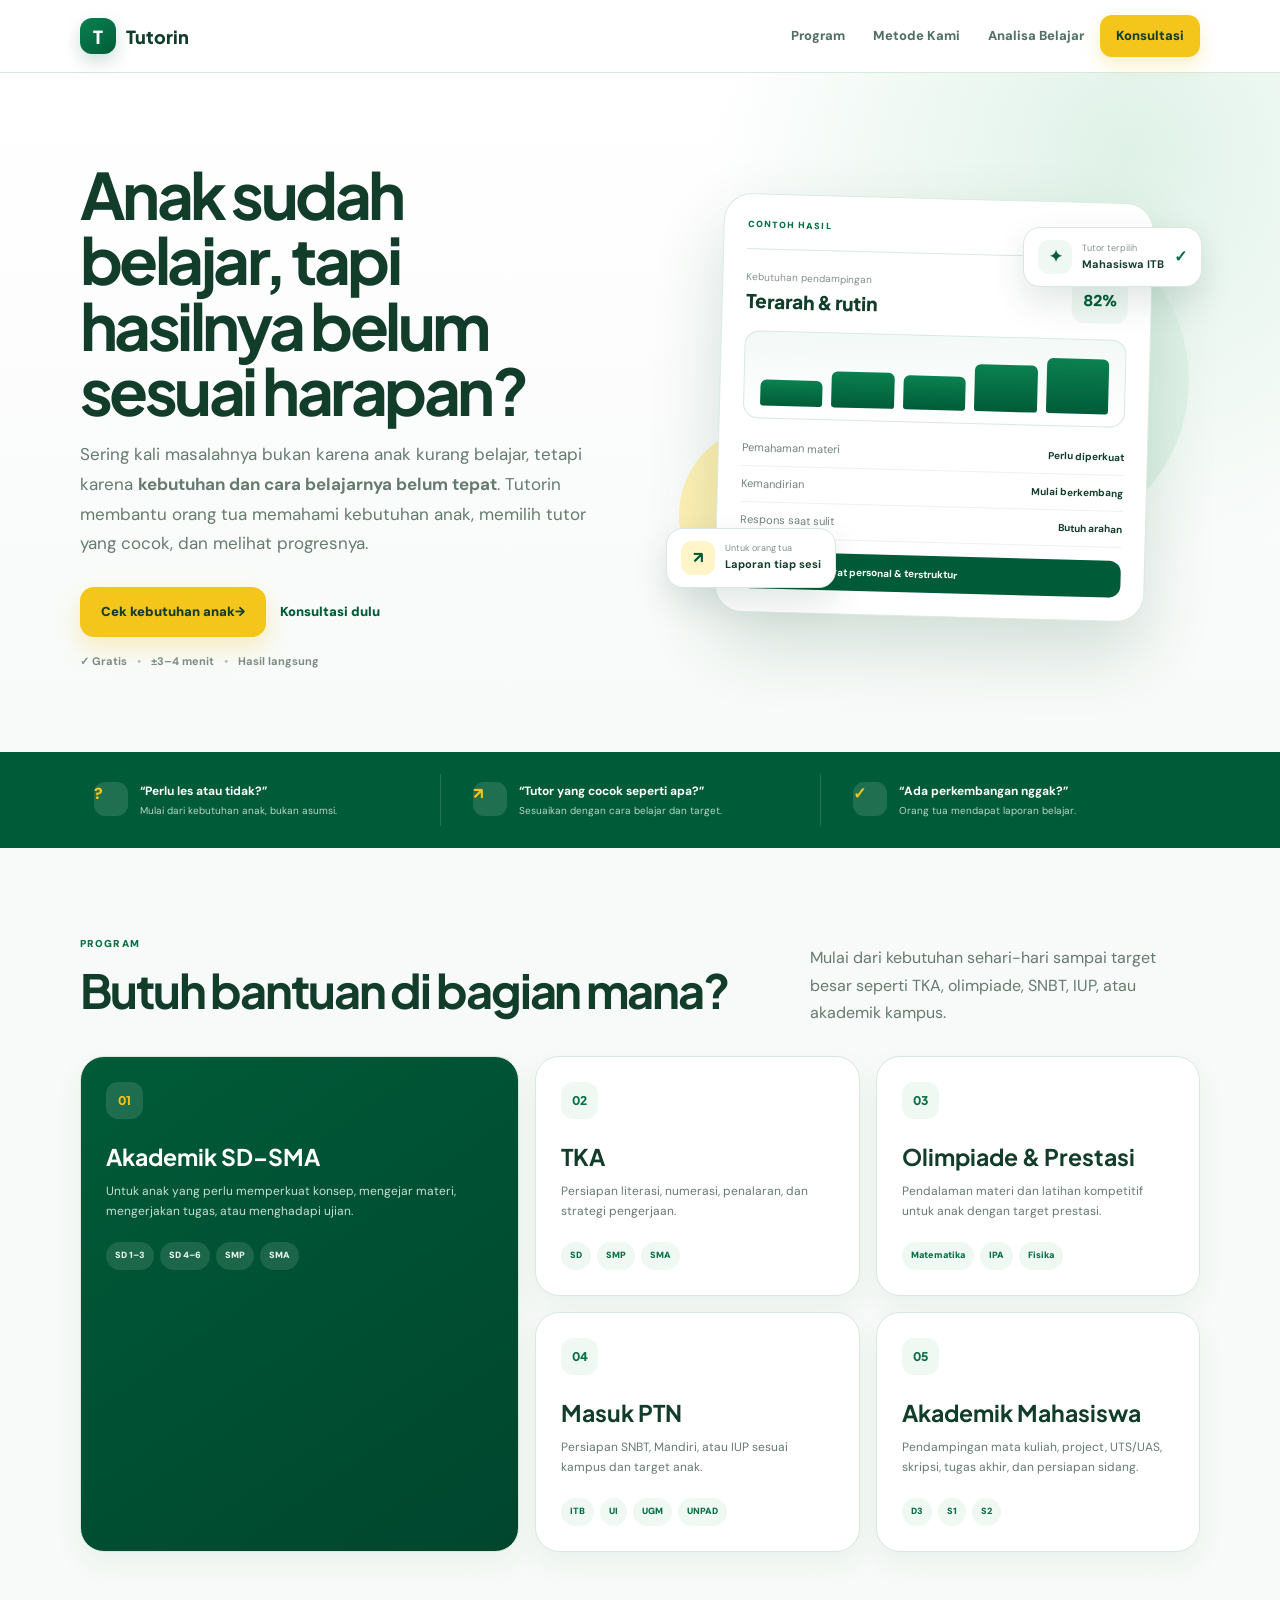
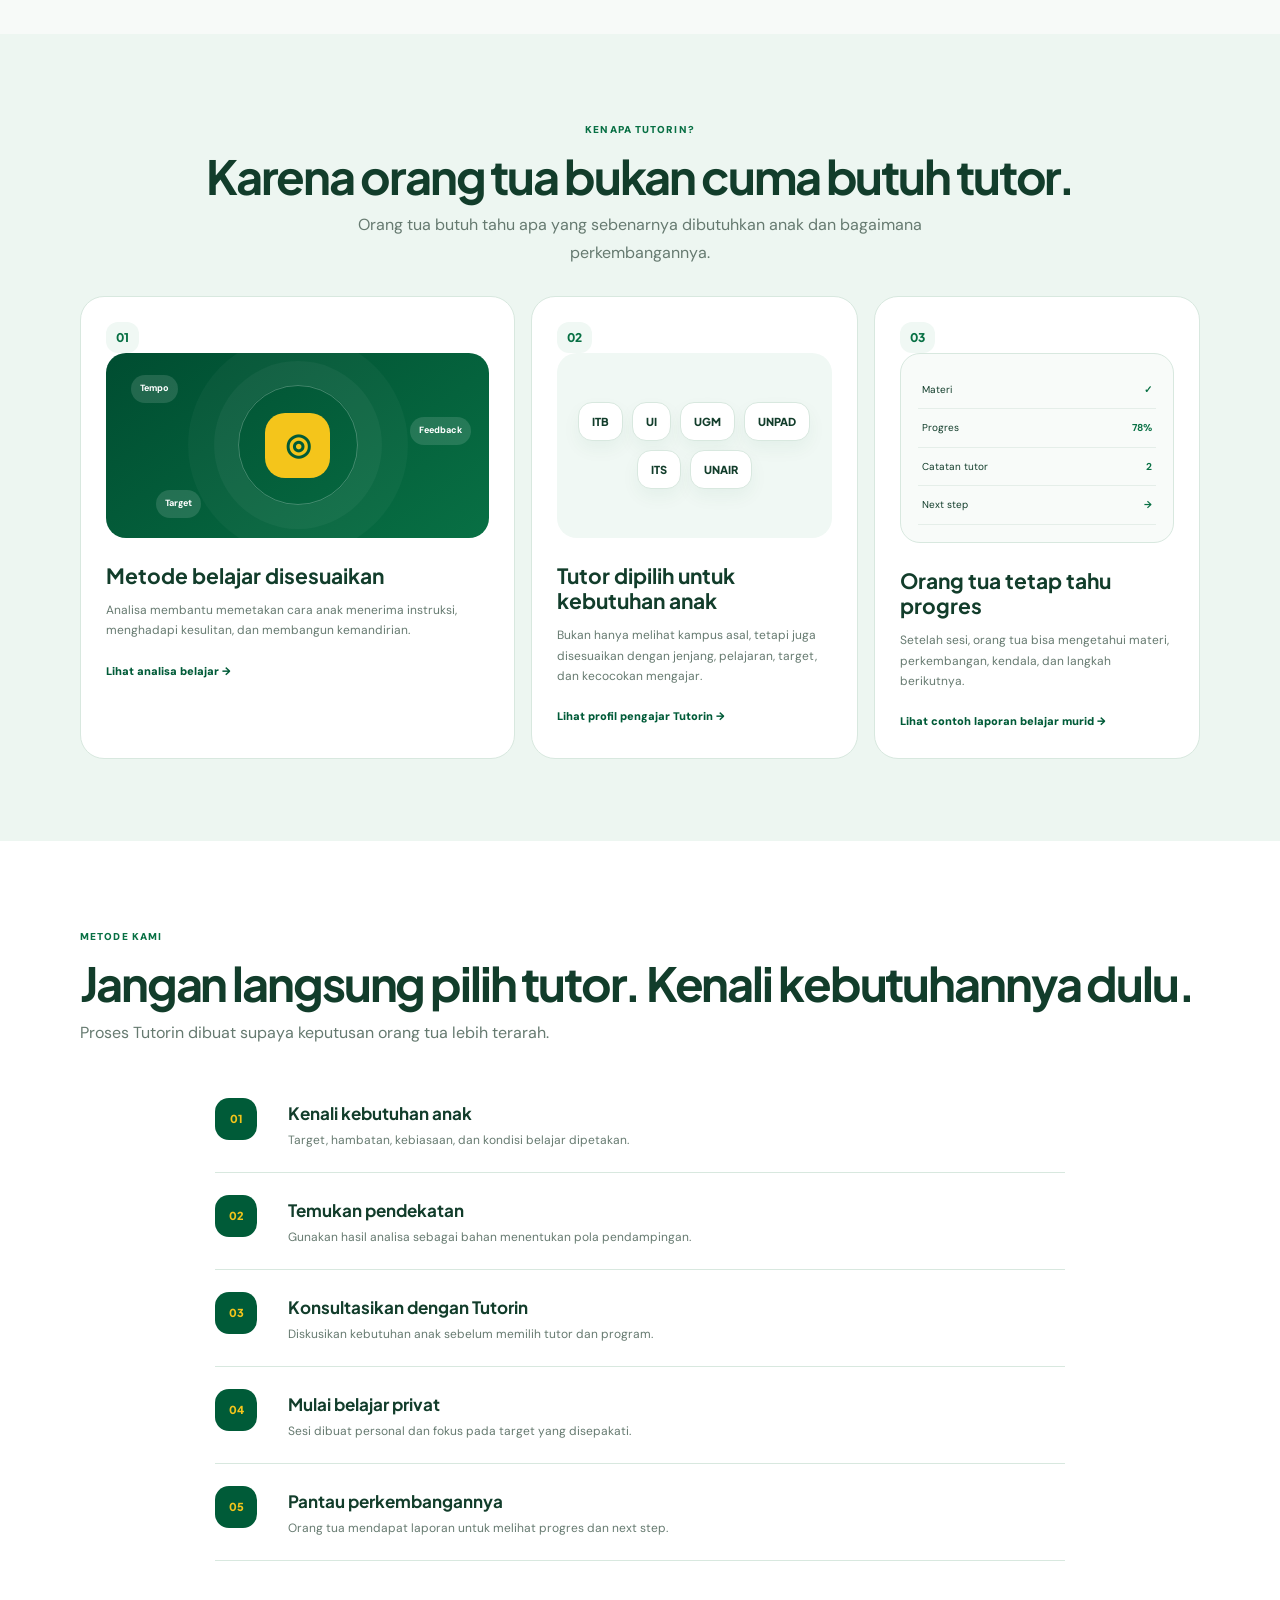
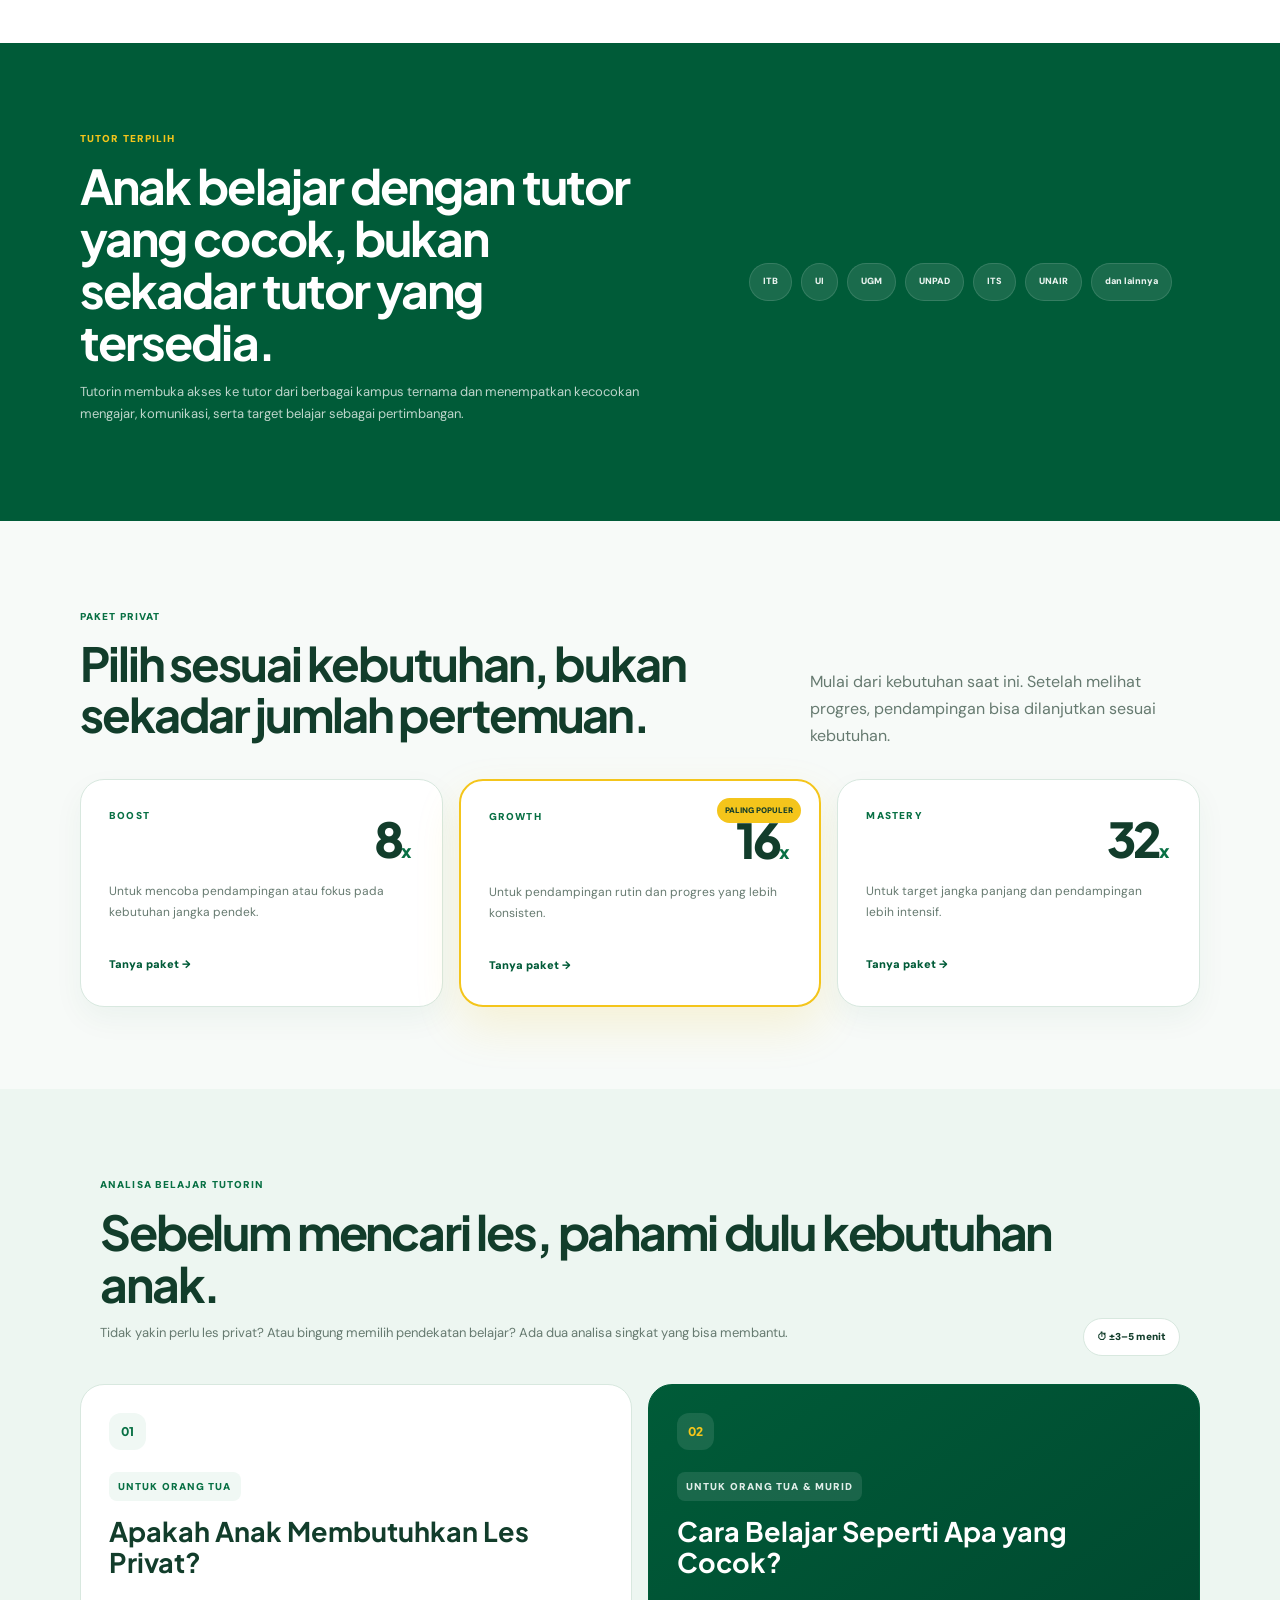
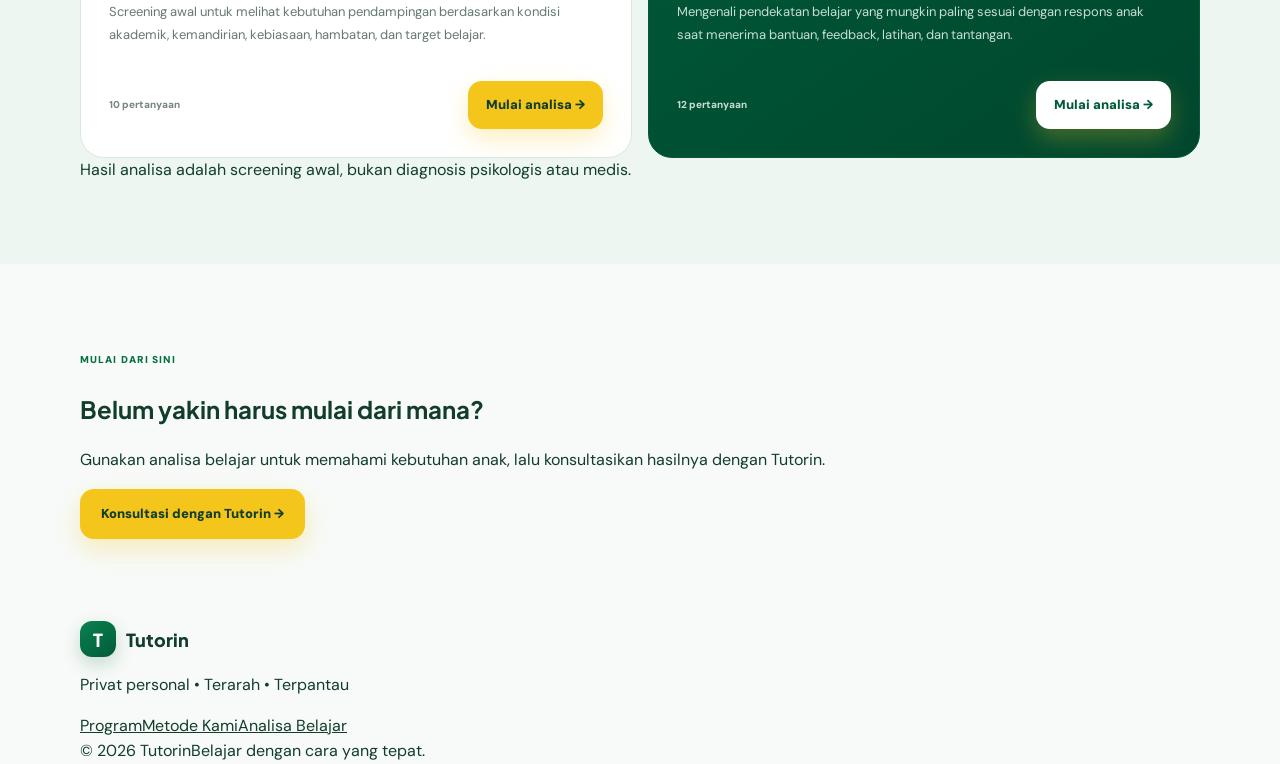
<file: index.html>
<!doctype html>
<html lang="id">
<head>
<meta charset="utf-8">
<meta name="viewport" content="width=device-width,initial-scale=1,viewport-fit=cover">
<meta name="theme-color" content="#005b38">
<meta name="description" content="Tutorin Privat membantu orang tua memahami kebutuhan belajar anak, menemukan tutor yang tepat, dan memantau perkembangannya.">
<title>Tutorin Privat — Bantu Anak Belajar dengan Cara yang Tepat</title>
<link rel="preconnect" href="https://fonts.googleapis.com">
<link rel="preconnect" href="https://fonts.gstatic.com" crossorigin>
<link href="https://fonts.googleapis.com/css2?family=DM+Sans:wght@400;500;600;700&family=Plus+Jakarta+Sans:wght@600;700;800&display=swap" rel="stylesheet">
<link rel="stylesheet" href="styles.css?v=20260904">
</head>
<body>
<header class="site-header">
  <div class="header-inner">
    <a class="brand" href="index.html"><span class="brand-mark">T</span><span>Tutorin</span></a>
    <nav aria-label="Navigasi utama">
      <a href="#program">Program</a>
      <a href="#how-it-works">Metode Kami</a>
      <a href="assessment.html">Analisa Belajar</a>
      <a class="nav-cta" href="https://wa.me/6283155365009?text=Halo%20Tutorin,%20saya%20ingin%20konsultasi%20tentang%20kebutuhan%20belajar%20anak." target="_blank" rel="noreferrer">Konsultasi</a>
    </nav>
  </div>
</header>

<main id="home">
<section class="hero-section">
  <div class="section-wrap hero-grid">
    <div class="hero-copy">
      <h1>Anak sudah belajar, tapi hasilnya belum sesuai harapan?</h1>
      <p class="hero-lead">Sering kali masalahnya bukan karena anak kurang belajar, tetapi karena <strong>kebutuhan dan cara belajarnya belum tepat</strong>. Tutorin membantu orang tua memahami kebutuhan anak, memilih tutor yang cocok, dan melihat progresnya.</p>
      <div class="hero-actions">
        <a class="primary-btn btn-lg" href="assessment.html">Cek kebutuhan anak <span>→</span></a>
        <a class="text-link" href="https://wa.me/6283155365009?text=Halo%20Tutorin,%20saya%20ingin%20konsultasi%20tentang%20kebutuhan%20belajar%20anak." target="_blank" rel="noreferrer">Konsultasi dulu</a>
      </div>
      <div class="hero-trust">✓ Gratis <i>•</i> ±3–4 menit <i>•</i> Hasil langsung</div>
    </div>
    <div class="hero-visual" aria-label="Contoh hasil analisa belajar">
      <div class="orb orb-a"></div><div class="orb orb-b"></div>
      <div class="report-window">
        <div class="report-top"><span>CONTOH HASIL</span><small>Analisa awal</small></div>
        <div class="report-score"><div><span class="muted">Kebutuhan pendampingan</span><strong>Terarah &amp; rutin</strong></div><span class="score-chip">82%</span></div>
        <div class="mini-chart"><span style="height:42%"></span><span style="height:58%"></span><span style="height:54%"></span><span style="height:76%"></span><span style="height:88%"></span></div>
        <div class="report-lines"><div><span>Pemahaman materi</span><b>Perlu diperkuat</b></div><div><span>Kemandirian</span><b>Mulai berkembang</b></div><div><span>Respons saat sulit</span><b>Butuh arahan</b></div></div>
        <div class="report-footer">Rekomendasi: <b>Privat personal &amp; terstruktur</b></div>
      </div>
      <div class="floating-card tutor-card"><span class="avatar">✦</span><div><small>Tutor terpilih</small><strong>Mahasiswa ITB</strong></div><span class="verified">✓</span></div>
      <div class="floating-card parent-card"><span class="parent-icon">↗</span><div><small>Untuk orang tua</small><strong>Laporan tiap sesi</strong></div></div>
    </div>
  </div>
</section>

<section class="parent-problem-strip"><div class="section-wrap problem-grid">
  <div><span class="problem-icon">?</span><div><strong>“Perlu les atau tidak?”</strong><span>Mulai dari kebutuhan anak, bukan asumsi.</span></div></div>
  <div><span class="problem-icon">↗</span><div><strong>“Tutor yang cocok seperti apa?”</strong><span>Sesuaikan dengan cara belajar dan target.</span></div></div>
  <div><span class="problem-icon">✓</span><div><strong>“Ada perkembangan nggak?”</strong><span>Orang tua mendapat laporan belajar.</span></div></div>
</div></section>

<section id="program" class="section section-wrap">
  <div class="section-heading split-heading"><div><span class="section-kicker">PROGRAM</span><h2>Butuh bantuan di bagian mana?</h2></div><p>Mulai dari kebutuhan sehari-hari sampai target besar seperti TKA, olimpiade, SNBT, IUP, atau akademik kampus.</p></div>
  <div class="program-bento">
    <article class="program-card large"><div class="program-icon">01</div><h3>Akademik SD–SMA</h3><p>Untuk anak yang perlu memperkuat konsep, mengejar materi, mengerjakan tugas, atau menghadapi ujian.</p><div class="program-tags"><span>SD 1–3</span><span>SD 4–6</span><span>SMP</span><span>SMA</span></div></article>
    <article class="program-card"><div class="program-icon">02</div><h3>TKA</h3><p>Persiapan literasi, numerasi, penalaran, dan strategi pengerjaan.</p><div class="program-tags"><span>SD</span><span>SMP</span><span>SMA</span></div></article>
    <article class="program-card"><div class="program-icon">03</div><h3>Olimpiade &amp; Prestasi</h3><p>Pendalaman materi dan latihan kompetitif untuk anak dengan target prestasi.</p><div class="program-tags"><span>Matematika</span><span>IPA</span><span>Fisika</span></div></article>
    <article class="program-card"><div class="program-icon">04</div><h3>Masuk PTN</h3><p>Persiapan SNBT, Mandiri, atau IUP sesuai kampus dan target anak.</p><div class="program-tags"><span>ITB</span><span>UI</span><span>UGM</span><span>UNPAD</span></div></article>
    <article class="program-card"><div class="program-icon">05</div><h3>Akademik Mahasiswa</h3><p>Pendampingan mata kuliah, project, UTS/UAS, skripsi, tugas akhir, dan persiapan sidang.</p><div class="program-tags"><span>D3</span><span>S1</span><span>S2</span></div></article>
  </div>
</section>

<section class="section feature-section"><div class="section-wrap">
  <div class="section-heading centered"><span class="section-kicker">KENAPA TUTORIN?</span><h2>Karena orang tua bukan cuma butuh tutor.</h2><p>Orang tua butuh tahu apa yang sebenarnya dibutuhkan anak dan bagaimana perkembangannya.</p></div>
  <div class="features-grid">
    <article class="feature-panel featured"><div class="feature-index">01</div><div class="feature-visual brain-visual"><div class="pulse"></div><div class="brain-core">◎</div><span class="bubble b1">Tempo</span><span class="bubble b2">Feedback</span><span class="bubble b3">Target</span></div><h3>Metode belajar disesuaikan</h3><p>Analisa membantu memetakan cara anak menerima instruksi, menghadapi kesulitan, dan membangun kemandirian.</p><a class="arrow-link" href="assessment.html">Lihat analisa belajar →</a></article>
    <article class="feature-panel"><div class="feature-index">02</div><div class="campus-stack"><span>ITB</span><span>UI</span><span>UGM</span><span>UNPAD</span><span>ITS</span><span>UNAIR</span></div><h3>Tutor dipilih untuk kebutuhan anak</h3><p>Bukan hanya melihat kampus asal, tetapi juga disesuaikan dengan jenjang, pelajaran, target, dan kecocokan mengajar.</p></article>
    <article class="feature-panel"><div class="feature-index">03</div><div class="report-preview"><div class="report-row"><span>Materi</span><b>✓</b></div><div class="report-row"><span>Progres</span><b>78%</b></div><div class="report-row"><span>Catatan tutor</span><b>2</b></div><div class="report-row"><span>Next step</span><b>→</b></div></div><h3>Orang tua tetap tahu progres</h3><p>Setelah sesi, orang tua bisa mengetahui materi, perkembangan, kendala, dan langkah berikutnya.</p></article>
  </div>
</div></section>

<section id="how-it-works" class="section process-section"><div class="section-wrap">
  <div class="section-heading"><span class="section-kicker">METODE KAMI</span><h2>Jangan langsung pilih tutor. Kenali kebutuhannya dulu.</h2><p>Proses Tutorin dibuat supaya keputusan orang tua lebih terarah.</p></div>
  <div class="timeline">
    <div class="timeline-step"><span>01</span><div><h3>Kenali kebutuhan anak</h3><p>Target, hambatan, kebiasaan, dan kondisi belajar dipetakan.</p></div></div>
    <div class="timeline-step"><span>02</span><div><h3>Temukan pendekatan</h3><p>Gunakan hasil analisa sebagai bahan menentukan pola pendampingan.</p></div></div>
    <div class="timeline-step"><span>03</span><div><h3>Konsultasikan dengan Tutorin</h3><p>Diskusikan kebutuhan anak sebelum memilih tutor dan program.</p></div></div>
    <div class="timeline-step"><span>04</span><div><h3>Mulai belajar privat</h3><p>Sesi dibuat personal dan fokus pada target yang disepakati.</p></div></div>
    <div class="timeline-step"><span>05</span><div><h3>Pantau perkembangannya</h3><p>Orang tua mendapat laporan untuk melihat progres dan next step.</p></div></div>
  </div>
</div></section>

<section class="section tutor-section"><div class="section-wrap tutor-banner"><div><span class="section-kicker light">TUTOR TERPILIH</span><h2>Anak belajar dengan tutor yang cocok, bukan sekadar tutor yang tersedia.</h2><p>Tutorin membuka akses ke tutor dari berbagai kampus ternama dan menempatkan kecocokan mengajar, komunikasi, serta target belajar sebagai pertimbangan.</p></div><div class="tutor-pills"><span>ITB</span><span>UI</span><span>UGM</span><span>UNPAD</span><span>ITS</span><span>UNAIR</span><span>dan lainnya</span></div></div></section>

<section class="section section-wrap pricing-section"><div class="section-heading split-heading"><div><span class="section-kicker">PAKET PRIVAT</span><h2>Pilih sesuai kebutuhan, bukan sekadar jumlah pertemuan.</h2></div><p>Mulai dari kebutuhan saat ini. Setelah melihat progres, pendampingan bisa dilanjutkan sesuai kebutuhan.</p></div>
  <div class="pricing-grid">
    <article class="price-card"><div class="price-top"><span>BOOST</span><strong>8<span>x</span></strong></div><p>Untuk mencoba pendampingan atau fokus pada kebutuhan jangka pendek.</p><a href="https://wa.me/6283155365009?text=Halo%20Tutorin,%20saya%20ingin%20tanya%20paket%20Boost%208x%20untuk%20anak%20saya." target="_blank" rel="noreferrer">Tanya paket →</a></article>
    <article class="price-card popular"><div class="popular-badge">PALING POPULER</div><div class="price-top"><span>GROWTH</span><strong>16<span>x</span></strong></div><p>Untuk pendampingan rutin dan progres yang lebih konsisten.</p><a href="https://wa.me/6283155365009?text=Halo%20Tutorin,%20saya%20ingin%20tanya%20paket%20Growth%2016x%20untuk%20anak%20saya." target="_blank" rel="noreferrer">Tanya paket →</a></article>
    <article class="price-card"><div class="price-top"><span>MASTERY</span><strong>32<span>x</span></strong></div><p>Untuk target jangka panjang dan pendampingan lebih intensif.</p><a href="https://wa.me/6283155365009?text=Halo%20Tutorin,%20saya%20ingin%20tanya%20paket%20Mastery%2032x%20untuk%20anak%20saya." target="_blank" rel="noreferrer">Tanya paket →</a></article>
  </div>
</section>

<section class="section assessment-section"><div class="section-wrap">
  <div class="assessment-header"><div><span class="section-kicker">ANALISA BELAJAR TUTORIN</span><h2>Sebelum mencari les, pahami dulu kebutuhan anak.</h2><p>Tidak yakin perlu les privat? Atau bingung memilih pendekatan belajar? Ada dua analisa singkat yang bisa membantu.</p></div><div class="assessment-time">⏱ ±3–5 menit</div></div>
  <div class="assessment-grid">
    <article class="assessment-card"><div class="assessment-number">01</div><span class="audience-label">UNTUK ORANG TUA</span><h3>Apakah Anak Membutuhkan Les Privat?</h3><p>Screening awal untuk melihat kebutuhan pendampingan berdasarkan kondisi akademik, kemandirian, kebiasaan, hambatan, dan target belajar.</p><div class="assessment-bottom"><span>10 pertanyaan</span><a class="primary-btn" href="assessment-need.html">Mulai analisa →</a></div></article>
    <article class="assessment-card dark-card"><div class="assessment-number">02</div><span class="audience-label">UNTUK ORANG TUA &amp; MURID</span><h3>Cara Belajar Seperti Apa yang Cocok?</h3><p>Mengenali pendekatan belajar yang mungkin paling sesuai dengan respons anak saat menerima bantuan, feedback, latihan, dan tantangan.</p><div class="assessment-bottom"><span>12 pertanyaan</span><a class="primary-btn light-btn" href="assessment-method.html">Mulai analisa →</a></div></article>
  </div>
  <div class="assessment-note">Hasil analisa adalah screening awal, bukan diagnosis psikologis atau medis.</div>
</div></section>

<section class="section final-cta-section"><div class="section-wrap final-cta"><div><span class="section-kicker">MULAI DARI SINI</span><h2>Belum yakin harus mulai dari mana?</h2><p>Gunakan analisa belajar untuk memahami kebutuhan anak, lalu konsultasikan hasilnya dengan Tutorin.</p></div><a class="primary-btn btn-lg" href="https://wa.me/6283155365009?text=Halo%20Tutorin,%20saya%20sudah%20melihat%20analisa%20belajar%20dan%20ingin%20konsultasi." target="_blank" rel="noreferrer">Konsultasi dengan Tutorin →</a></div></section>
</main>

<footer class="site-footer"><div class="section-wrap footer-grid"><div><a class="brand" href="index.html"><span class="brand-mark">T</span><span>Tutorin</span></a><p>Privat personal • Terarah • Terpantau</p></div><div class="footer-links"><a href="#program">Program</a><a href="#how-it-works">Metode Kami</a><a href="assessment.html">Analisa Belajar</a></div></div><div class="section-wrap footer-bottom"><span>© 2026 Tutorin</span><span>Belajar dengan cara yang tepat.</span></div></footer>
<script src="app.js?v=20260904"></script>
</body>
</html>
</file>
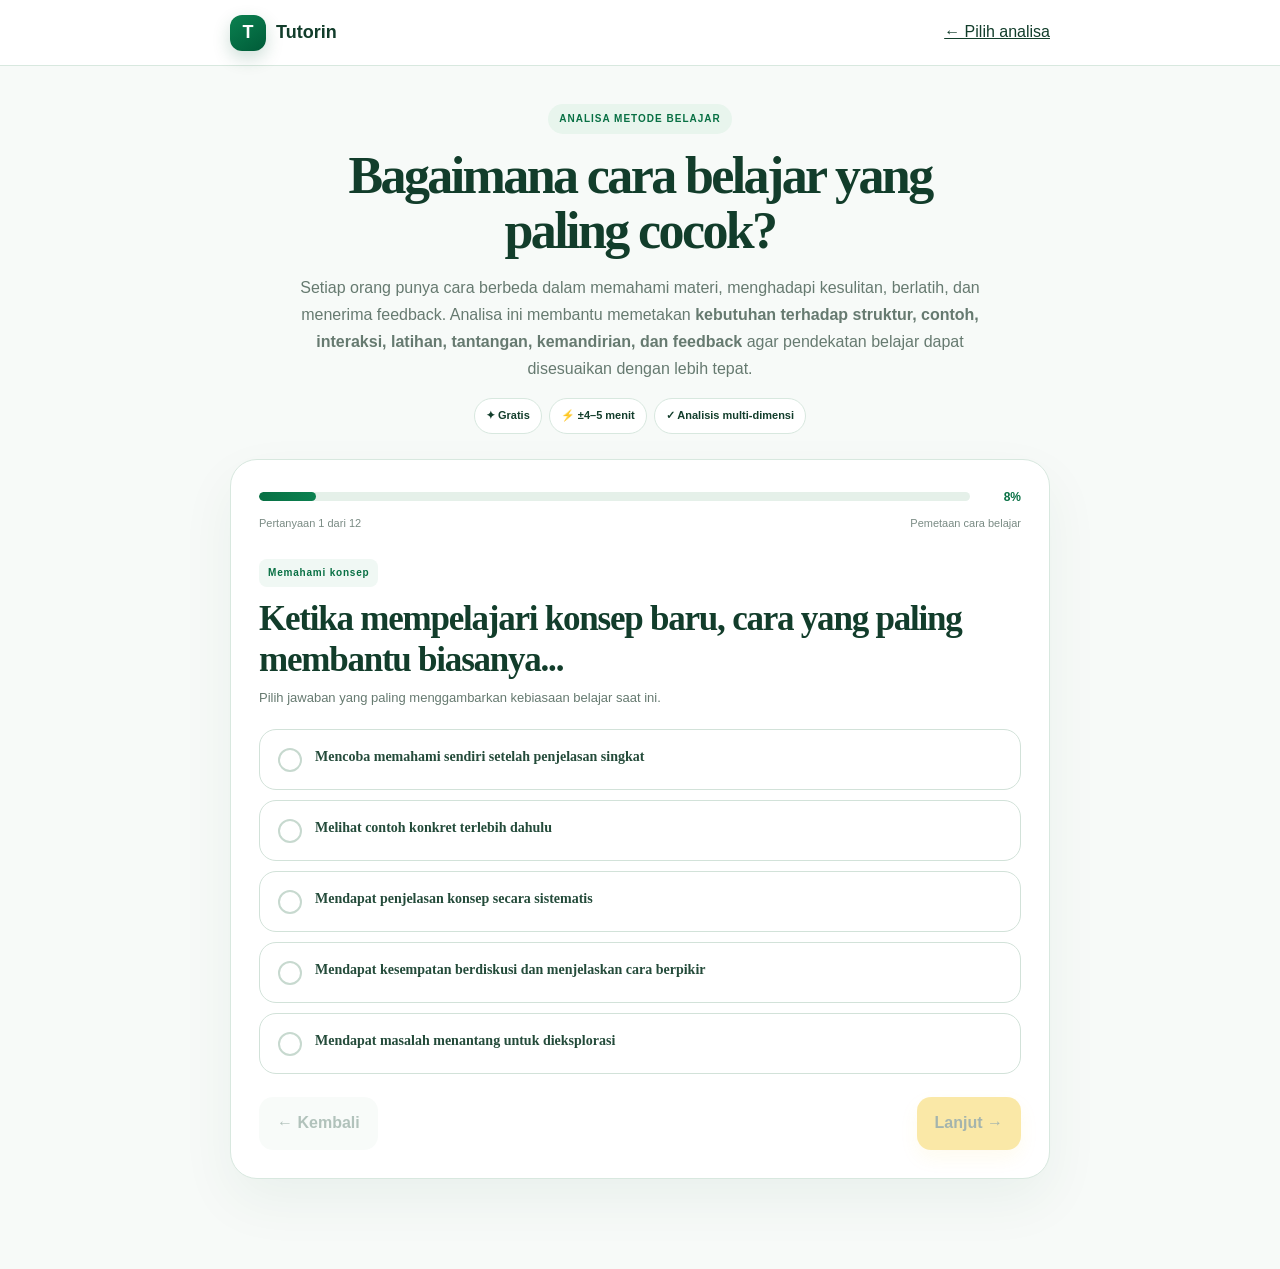
<file: assessment-method.html>
<!doctype html><html lang="id"><head><meta charset="utf-8"><meta name="viewport" content="width=device-width,initial-scale=1"><meta name="theme-color" content="#005b38"><title>Analisa Metode Belajar — Tutorin</title><link rel="stylesheet" href="styles.css"><style>.result{text-align:left}.result .intro,.result .panel,.result .result-lead,.result .disclaimer,.result h1,.result h2,.result h3,.result p,.result li{text-align:left}.result-grid{align-items:stretch}.result .panel{overflow:hidden}.result .panel h3{margin:0 0 10px}.result .actions{justify-content:flex-start}.result .mini-grid{align-items:stretch}.result .mini{text-align:left}.session{display:grid;gap:10px}.session-row{display:grid;grid-template-columns:minmax(0,1fr) auto;gap:16px;align-items:start;padding:16px;border:1px solid var(--line);border-radius:16px;background:#fbfdfc}.session-row>div{min-width:0}.session-row strong,.session-row span{display:block;text-align:left}.session-row strong{font-size:14px;margin-bottom:4px}.session-row span{color:var(--ink);font-size:12px;line-height:1.65}.session-row>b{white-space:nowrap;font-size:12px;color:var(--green-2);padding-top:1px}.recommend-list{display:grid;gap:10px;margin:14px 0 0;padding:0;list-style:none}.recommend-list li{position:relative;padding:11px 12px 11px 34px;background:var(--soft);border:1px solid var(--line);border-radius:12px;color:var(--ink);font-size:12px;line-height:1.6}.recommend-list li:before{content:'✓';position:absolute;left:11px;top:10px;font-weight:900;color:var(--green-2)}.parent-script{margin-top:14px;padding:14px 16px;background:#fffaf0;border:1px solid #f3df9a;border-radius:14px}.parent-script strong{display:block;margin-bottom:5px}.result .actions{gap:10px;flex-wrap:wrap}@media(max-width:720px){.result .actions{flex-direction:column;align-items:stretch}.result .actions .btn{width:100%}}</style></head><body><header class="top"><div class="wrap"><a class="brand" href="index.html"><span class="mark">T</span>Tutorin</a><a class="back" href="assessment.html">← Pilih analisa</a></div></header><main class="main"><div class="wrap"><section id="intro" class="intro"><span class="k">ANALISA METODE BELAJAR</span><h1>Bagaimana cara belajar yang paling cocok?</h1><p>Setiap orang punya cara berbeda dalam memahami materi, menghadapi kesulitan, berlatih, dan menerima feedback. Analisa ini membantu memetakan <strong>kebutuhan terhadap struktur, contoh, interaksi, latihan, tantangan, kemandirian, dan feedback</strong> agar pendekatan belajar dapat disesuaikan dengan lebih tepat.</p><div class="meta"><span>✦ Gratis</span><span>⚡ ±4–5 menit</span><span>✓ Analisis multi-dimensi</span></div></section><section id="flow" class="card"><div class="progress-wrap"><div class="progress"><i id="bar"></i></div><span class="progress-pct" id="pct">8%</span></div><div class="row"><span id="step"></span><span>Pemetaan cara belajar</span></div><span class="qk" id="qk"></span><h2 id="qt"></h2><p class="help">Pilih jawaban yang paling menggambarkan kebiasaan belajar saat ini.</p><div class="opts" id="opts"></div><div class="actions"><button class="btn sec" id="prev">← Kembali</button><button class="btn pri" id="next">Lanjut →</button></div></section><section id="result" class="result hide"></section></div></main><script>
const qs=[
['Memahami konsep','Ketika mempelajari konsep baru, cara yang paling membantu biasanya...',['Mencoba memahami sendiri setelah penjelasan singkat','Melihat contoh konkret terlebih dahulu','Mendapat penjelasan konsep secara sistematis','Mendapat kesempatan berdiskusi dan menjelaskan cara berpikir','Mendapat masalah menantang untuk dieksplorasi'],['independent','example','structured','active','challenge']],
['Soal baru','Saat menghadapi soal baru, biasanya lebih nyaman jika...',['Langsung mencoba dengan strategi sendiri','Mencari contoh soal yang mirip','Membaca kembali konsep atau penjelasan','Mendapat petunjuk langkah pertama','Membahas cara berpikir sebelum mulai mengerjakan'],['independent','example','structured','structured','active']],
['Saat buntu','Saat belum bisa mengerjakan soal, pendekatan yang paling membantu adalah...',['Mendapat sedikit petunjuk lalu mencoba lagi','Melihat contoh soal serupa','Mendapat penjelasan kembali tentang konsep yang mendasari','Mendapat pendampingan langkah demi langkah','Mendapat pertanyaan yang membantu menemukan jawabannya sendiri'],['independent','example','structured','structured','active']],
['Memulai tugas','Ketika bingung harus mulai dari mana, pendekatan yang paling membantu adalah...',['Mendapat satu petunjuk kecil','Melihat contoh yang mirip','Mengulang konsep dasar','Membantu menentukan langkah pertama','Mendapat pertanyaan agar bisa menemukan langkah sendiri'],['independent','example','structured','structured','active']],
['Latihan setelah contoh','Setelah melihat contoh soal, biasanya lebih nyaman jika...',['Langsung mencoba soal serupa','Melihat beberapa contoh tambahan','Mendapat penjelasan konsep lagi','Mengerjakan latihan secara bertahap','Langsung mencoba soal yang lebih menantang'],['independent','example','structured','structured','challenge']],
['Kesalahan','Ketika jawaban salah, cara feedback yang paling membantu adalah...',['Mencari sendiri letak kesalahannya','Mendapat petunjuk untuk memperbaikinya','Mendapat penjelasan mengapa jawabannya salah','Membahas langkah pengerjaan bersama','Mencoba tantangan lain dengan konsep yang sama'],['independent','example','structured','active','challenge']],
['Belajar mandiri','Saat mengerjakan latihan tanpa bantuan, biasanya...',['Bisa menyelesaikannya sendiri','Lebih mudah jika ada contoh atau checklist','Lebih nyaman setelah latihan bertahap','Sering membutuhkan arahan','Suka mencoba beberapa strategi sendiri'],['independent','example','structured','structured','independent']],
['Soal lebih sulit','Ketika menghadapi soal yang lebih sulit, biasanya...',['Merasa tertantang dan ingin mencoba','Tetap mencoba setelah melihat contoh','Lebih nyaman jika tingkat kesulitan dinaikkan bertahap','Membutuhkan struktur langkah agar tidak bingung','Mudah kehilangan motivasi dan perlu keberhasilan kecil'],['challenge','example','structured','structured','confidence']],
['Motivasi','Ketika mulai kehilangan motivasi belajar, pendekatan yang paling membantu adalah...',['Target lalu ruang untuk bekerja sendiri','Contoh dan target kecil yang konkret','Jadwal serta langkah yang jelas','Interaksi dan dorongan dari pendamping belajar','Soal yang menarik dan menantang'],['independent','example','structured','active','challenge']],
['Memastikan paham','Untuk memastikan sudah memahami materi, cara yang paling membantu adalah...',['Menjelaskan kembali tanpa melihat catatan','Mengerjakan beberapa soal serupa','Membahas konsep dan langkahnya','Menggunakan checklist penguasaan materi lalu evaluasi','Mengerjakan soal aplikasi yang menantang'],['active','example','active','structured','challenge']],
['Setelah sesi','Setelah sesi belajar selesai, tindak lanjut yang paling membantu biasanya...',['Mendapat target lalu bekerja sendiri','Mendapat contoh dan checklist latihan','Mendapat kesempatan menjelaskan kembali','Mendapat evaluasi progres yang jelas','Mendapat soal tantangan untuk dikerjakan sendiri'],['independent','example','active','structured','challenge']],
['Sudah menguasai','Jika materi sudah mulai dikuasai, perkembangan akan lebih optimal ketika...',['Mendapat kesempatan bekerja lebih mandiri','Mendapat latihan dengan variasi soal','Mendapat kesempatan menjelaskan strategi sendiri','Menaikkan tingkat kesulitan secara bertahap','Mendapat masalah yang lebih menantang'],['independent','example','active','structured','challenge']]
];
const profiles={independent:{name:'Belajar Mandiri',desc:'Cenderung berkembang ketika diberi tujuan yang jelas lalu ruang untuk mencoba, mengecek, dan memperbaiki sendiri.',role:'Pendamping belajar berperan sebagai mentor dan evaluator; bantuan diberikan saat diperlukan.'},example:{name:'Contoh & Demonstrasi',desc:'Cenderung lebih cepat menangkap pola setelah melihat contoh konkret sebelum mengerjakan variasi soal sendiri.',role:'Pendamping belajar memberikan contoh yang tepat sebagai jembatan menuju latihan mandiri.'},structured:{name:'Pembelajaran Terstruktur',desc:'Cenderung membutuhkan alur yang jelas, langkah bertahap, dan pendampingan sebelum menjadi lebih mandiri.',role:'Pendamping belajar menjaga urutan belajar dan mengurangi bantuan secara bertahap.'},active:{name:'Active & Socratic Learning',desc:'Cenderung berkembang melalui pertanyaan, diskusi, dan kesempatan menjelaskan cara berpikir sendiri.',role:'Pendamping belajar berperan sebagai fasilitator; lebih banyak bertanya dan memancing cara berpikir.'},challenge:{name:'Challenge-Based Learning',desc:'Cenderung termotivasi ketika diberi masalah yang menantang dan ruang untuk mengeksplorasi strategi.',role:'Pendamping belajar merancang tantangan yang cukup sulit tetapi tetap terukur.'},confidence:{name:'Confidence-Building Practice',desc:'Cenderung membutuhkan keberhasilan kecil dan tingkat kesulitan yang naik perlahan agar tetap percaya diri saat belajar.',role:'Pendamping belajar berperan sebagai coach; membangun rasa mampu sambil tetap menaikkan standar.'}};
let i=0,a=[],$=x=>document.getElementById(x);
function render(){const q=qs[i],p=Math.round((i+1)/qs.length*100);$('step').textContent=`Pertanyaan ${i+1} dari ${qs.length}`;$('pct').textContent=p+'%';$('bar').style.width=p+'%';$('qk').textContent=q[0];$('qt').textContent=q[1];$('opts').innerHTML=q[2].map((x,n)=>`<button class="opt ${a[i]===n?'sel':''}" data-n="${n}">${x}</button>`).join('');document.querySelectorAll('.opt').forEach(b=>b.onclick=()=>{a[i]=+b.dataset.n;render()});$('prev').disabled=i===0;$('next').disabled=a[i]===undefined;$('next').textContent=i===qs.length-1?'Lihat Hasil →':'Lanjut →'}
function result(){
 $('flow').classList.add('hide');$('intro').classList.add('hide');$('result').classList.remove('hide');
 $('result').innerHTML='<section class="panel ai-loading-host"><span class="k">HASIL PEMETAAN CARA BELAJAR</span><h1>Menganalisis pola belajar…</h1><p class="result-lead">Tutorin sedang membaca seluruh 12 jawaban dan hubungan antarjawabannya untuk menyusun rekomendasi yang lebih personal.</p></section>';
 window.dispatchEvent(new Event('tutorin:assessment-complete'));
}
$('next').onclick=()=>{if(i<qs.length-1){i++;render()}else{result();window.scrollTo({top:0,behavior:'smooth'})}};$('prev').onclick=()=>{if(i>0){i--;render()}};render();
</script><script src="assessment-ai.js?v=20260904-5"></script><script src="assessment-result-actions.js?v=20260904-1"></script><script src="assessment-persistence.js?v=20260904-1"></script></body></html>
</file>
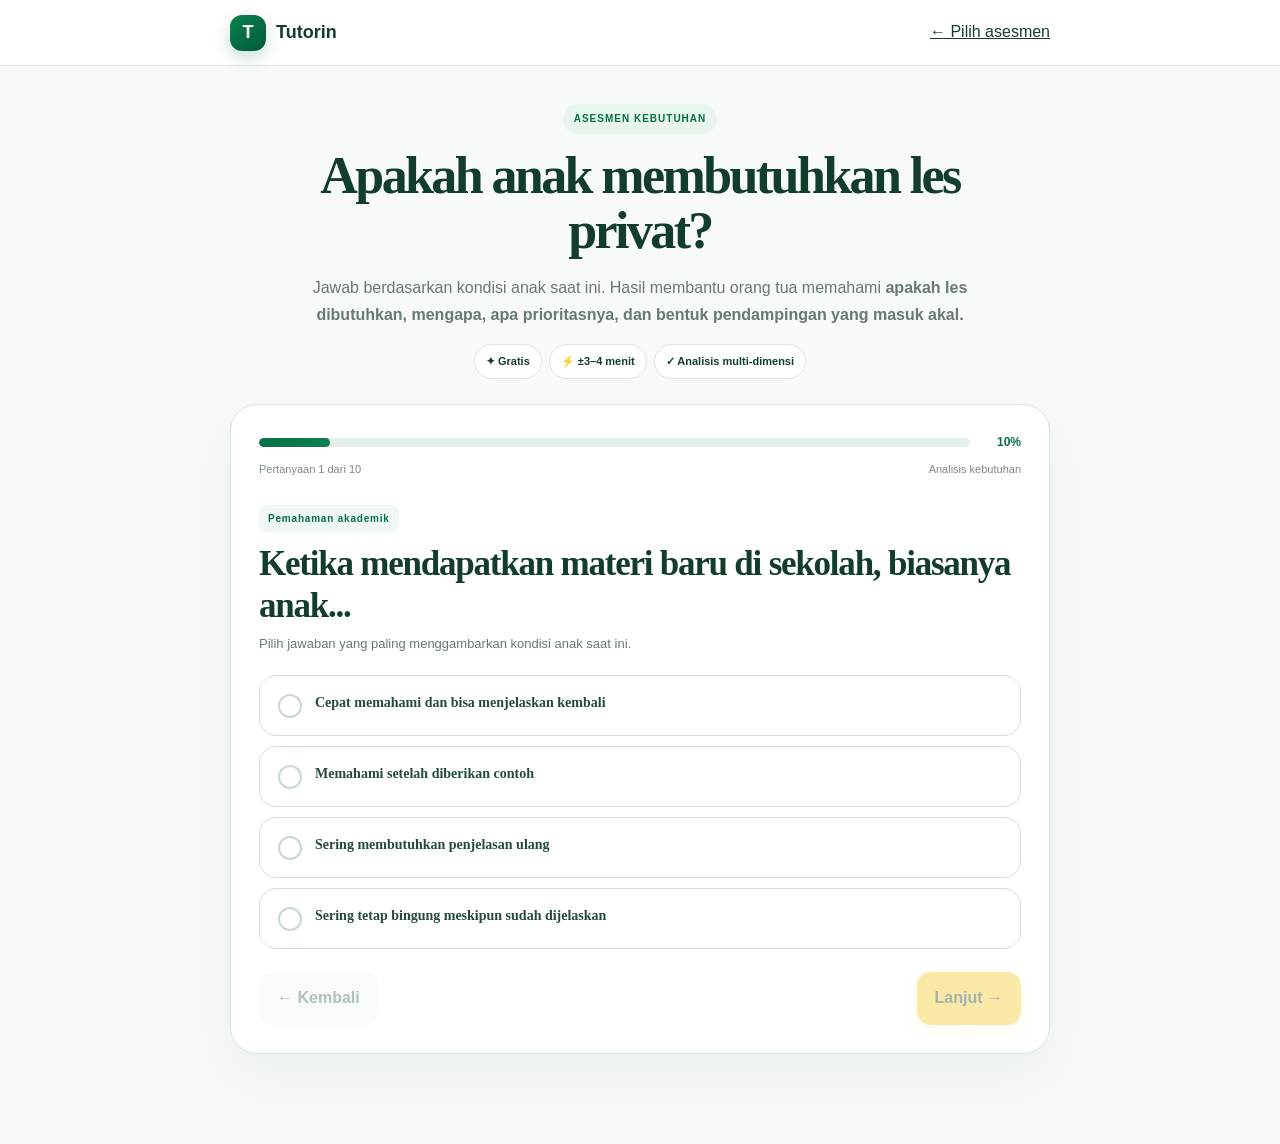
<file: assessment-need.html>
<!doctype html><html lang="id"><head><meta charset="utf-8"><meta name="viewport" content="width=device-width,initial-scale=1"><meta name="theme-color" content="#005b38"><title>Asesmen Kebutuhan Les Privat — Tutorin</title><link rel="stylesheet" href="styles.css"></head><body><header class="top"><div class="wrap"><a class="brand" href="index.html"><span class="mark">T</span>Tutorin</a><a class="back" href="assessment.html">← Pilih asesmen</a></div></header><main class="main"><div class="wrap"><section id="intro" class="intro"><span class="k">ASESMEN KEBUTUHAN</span><h1>Apakah anak membutuhkan les privat?</h1><p>Jawab berdasarkan kondisi anak saat ini. Hasil membantu orang tua memahami <strong>apakah les dibutuhkan, mengapa, apa prioritasnya, dan bentuk pendampingan yang masuk akal.</strong></p><div class="meta"><span>✦ Gratis</span><span>⚡ ±3–4 menit</span><span>✓ Analisis multi-dimensi</span></div></section><section id="flow" class="card"><div class="progress-wrap"><div class="progress"><i id="bar"></i></div><span class="progress-pct" id="pct">10%</span></div><div class="row"><span id="step"></span><span>Analisis kebutuhan</span></div><span class="qk" id="qk"></span><h2 id="qt"></h2><p class="help">Pilih jawaban yang paling menggambarkan kondisi anak saat ini.</p><div class="opts" id="opts"></div><div class="actions"><button class="btn sec" id="prev">← Kembali</button><button class="btn pri" id="next">Lanjut →</button></div></section><section id="result" class="result hide"></section></div></main><script>
const qs=[
['Pemahaman akademik','Ketika mendapatkan materi baru di sekolah, biasanya anak...',['Cepat memahami dan bisa menjelaskan kembali','Memahami setelah diberikan contoh','Sering membutuhkan penjelasan ulang','Sering tetap bingung meskipun sudah dijelaskan'],{academic:2,transfer:2}],
['Transfer belajar','Ketika mengerjakan soal yang sedikit berbeda dari contoh guru, anak biasanya...',['Bisa mengerjakan sendiri','Bisa setelah diberikan sedikit petunjuk','Sering bingung menentukan cara','Hampir selalu membutuhkan bantuan'],{academic:1,transfer:3}],
['Performa akademik','Bagaimana kondisi nilai/hasil belajar anak dalam beberapa bulan terakhir?',['Stabil dan sesuai target','Cukup baik tetapi beberapa mata pelajaran masih lemah','Naik turun dan sulit konsisten','Cenderung mengalami penurunan/kesulitan'],{performance:2}],
['Kemandirian belajar','Ketika tidak ada tugas atau ujian, seberapa sering anak belajar atas inisiatif sendiri?',['Sering','Kadang-kadang','Jarang','Hampir tidak pernah'],{independence:2}],
['Konsistensi belajar','Pola belajar anak biasanya...',['Terjadwal dan konsisten','Belajar cukup rutin tetapi belum terstruktur','Belajar ketika ada tugas/ujian','Baru belajar ketika sudah terdesak'],{habit:2}],
['Respons terhadap kesulitan','Ketika menemui soal atau materi yang sulit, anak biasanya...',['Mencoba beberapa cara dan mencari tahu sendiri','Mencoba lalu bertanya ketika buntu','Cepat meminta jawaban/bantuan','Cenderung menyerah atau menghindari'],{difficulty:2,resilience:2}],
['Fokus belajar','Ketika belajar di rumah, anak biasanya...',['Bisa fokus menyelesaikan target','Fokus tetapi masih perlu diingatkan','Mudah terdistraksi','Sangat sulit memulai atau menyelesaikan belajar'],{focus:2}],
['Dukungan di rumah','Seberapa mudah bagi orang tua untuk mendampingi proses belajar anak secara rutin?',['Bisa mendampingi secara konsisten','Bisa tetapi waktunya terbatas','Sulit konsisten karena pekerjaan/kesibukan','Membutuhkan bantuan pihak lain untuk pendampingan belajar'],{homeSupport:2}],
['Target akademik','Dalam 6–12 bulan ke depan, apakah anak memiliki target akademik tertentu?',['Tidak ada target khusus','Ingin memperbaiki beberapa pelajaran','Ada target nilai/ujian tertentu','Memiliki target kompetitif seperti TKA, OSN, SNBT, atau masuk PTN'],{target:2,urgency:0}],
['Kebutuhan pendampingan','Jika ada tutor yang mendampingi anak, bantuan apa yang paling dibutuhkan?',['Sesekali untuk membantu materi tertentu','Membantu memahami materi dan latihan','Membantu membangun rutinitas dan konsistensi belajar','Pendampingan rutin dengan target dan monitoring perkembangan'],{intervention:2}]
];
let i=0,a=[],$=x=>document.getElementById(x);
function render(){const q=qs[i],p=Math.round((i+1)/qs.length*100);$('step').textContent=`Pertanyaan ${i+1} dari ${qs.length}`;$('pct').textContent=p+'%';$('bar').style.width=p+'%';$('qk').textContent=q[0];$('qt').textContent=q[1];$('opts').innerHTML=q[2].map((x,n)=>`<button class="opt ${a[i]===n?'sel':''}" data-n="${n}">${x}</button>`).join('');document.querySelectorAll('.opt').forEach(b=>b.onclick=()=>{a[i]=+b.dataset.n;render()});$('prev').disabled=i===0;$('next').disabled=a[i]===undefined;$('next').textContent=i===qs.length-1?'Lihat Hasil →':'Lanjut →'}
function result(){
 const D={academic:0,transfer:0,performance:0,independence:0,habit:0,difficulty:0,resilience:0,focus:0,homeSupport:0,target:0,intervention:0};
 a.forEach((v,j)=>{const weights=qs[j][3];Object.keys(weights).forEach(k=>D[k]+=weights[k]*Number(v));});
 const needIndex=D.academic+D.transfer+D.performance+D.independence+D.habit+D.difficulty+D.focus+D.homeSupport+D.target+D.intervention;
 const targetBonus=D.target>=6?2:0, supportBonus=D.homeSupport>=5?2:0, challengeBonus=D.intervention>=6?2:0;
 const total=needIndex+targetBonus+supportBonus+challengeBonus;
 let level,headline,desc,plan;
 if(total<28){level='LEVEL 1';headline='Les privat belum menjadi kebutuhan utama';desc='Sebagian besar indikator menunjukkan anak masih cukup mampu belajar dengan dukungan rumah dan strategi belajar yang sederhana. Tidak berarti tidak boleh ikut les; saat ini les lebih tepat digunakan secara situasional daripada sebagai kebutuhan rutin.';plan='Untuk kondisi seperti ini, orang tua belum harus mencari les rutin. Pertahankan rutinitas belajar di rumah dan gunakan tutor ketika ada materi tertentu, ujian, atau target akademik yang memang membutuhkan bantuan.'}
 else if(total<45){level='LEVEL 2';headline='Anak bisa terbantu dengan pendampingan tertentu';desc='Ada beberapa area yang perlu diperbaiki, tetapi kebutuhannya belum harus berupa les rutin intensif. Pendampingan pada pelajaran atau target tertentu dapat memberi dampak yang lebih tepat.';plan='Mulai dari kebutuhan yang paling spesifik: pilih 1–2 pelajaran atau target yang paling menghambat anak. Pendampingan dapat dilakukan secara selektif, lalu lihat apakah anak menjadi lebih mampu belajar dan menyelesaikan tugas sendiri.'}
 else if(total<62){level='LEVEL 3';headline='Disarankan mendapatkan les privat terarah';desc='Terdapat kombinasi hambatan pada proses belajar dan/atau akademik yang membuat anak sulit berkembang secara konsisten tanpa pendampingan. Tutor rutin dengan target yang jelas berpotensi membantu.';plan='Anak lebih tepat mendapatkan les privat secara rutin dan terarah. Mulai dari 1–2 prioritas utama, tetapkan target yang jelas, dan minta tutor memantau bukan hanya nilai tetapi juga kemampuan anak memahami materi, mencoba sendiri, dan menerapkan konsep pada soal yang berbeda.'}
 else {level='LEVEL 4';headline='Membutuhkan pendampingan yang lebih intensif';desc='Beberapa indikator kebutuhan muncul bersamaan, misalnya kesulitan akademik, kemandirian rendah, kebiasaan belum stabil, dukungan rumah terbatas, atau target yang tinggi. Pendampingan personal dan terstruktur lebih layak dipertimbangkan.';plan='Anak membutuhkan pendampingan yang lebih intensif dan personal. Gunakan learning plan individual, jadwal tutor yang konsisten, target per periode, dan monitoring progres agar strategi dapat segera disesuaikan ketika ada bagian yang belum berkembang.'}
 const meta={academic:['Pemahaman materi','Seberapa baik anak menangkap materi baru dan menjelaskan kembali konsep yang dipelajari.'],transfer:['Penerapan pada soal baru','Seberapa mudah anak menggunakan konsep ketika bentuk soal atau situasinya berubah.'],performance:['Hasil akademik','Gambaran kestabilan hasil belajar dibandingkan dengan target anak.'],independence:['Kemandirian belajar','Seberapa mampu anak memulai dan menjalankan belajar tanpa terus-menerus diarahkan.'],habit:['Rutinitas belajar','Seberapa konsisten anak memiliki pola belajar sebelum tugas atau ujian menumpuk.'],difficulty:['Respons saat mengalami kesulitan','Seberapa mampu anak tetap mencoba, mencari cara, dan meminta bantuan secara tepat ketika buntu.'],focus:['Fokus belajar','Seberapa mudah anak mempertahankan perhatian sampai target belajar selesai.'],homeSupport:['Dukungan belajar di rumah','Seberapa memungkinkan pendampingan belajar dilakukan secara rutin oleh orang tua.'],target:['Target akademik','Seberapa besar kebutuhan persiapan karena ada target nilai, ujian, kompetisi, atau masuk PTN.'],intervention:['Kebutuhan pendampingan','Seberapa besar anak membutuhkan bantuan terstruktur dibandingkan bantuan sesekali.']};
 const factors=[['academic',D.academic],['transfer',D.transfer],['performance',D.performance],['independence',D.independence],['habit',D.habit],['difficulty',D.difficulty+D.resilience],['focus',D.focus],['homeSupport',D.homeSupport],['target',D.target],['intervention',D.intervention]].sort((a,b)=>b[1]-a[1]);
 const top=[];const seen=new Set();for(const [key,val] of factors){if(val<=0||seen.has(key))continue;seen.add(key);top.push([key,val]);if(top.length===3)break;}
 const thresholds={academic:[6,10],transfer:[5,9],performance:[4,7],independence:[4,7],habit:[4,7],difficulty:[6,10],focus:[4,7],homeSupport:[4,7],target:[4,7],intervention:[4,7]};
 const status=(key,val)=>{const t=thresholds[key]||[4,7];return val>=t[1]?'Perlu perhatian utama':val>=t[0]?'Perlu diperkuat':'Relatif baik';};
 const meaning={academic:'Anak masih membutuhkan penguatan dalam memahami materi dan menjelaskan kembali konsep.',transfer:'Anak masih perlu latihan agar mampu menggunakan konsep ketika bentuk soal berubah.',performance:'Hasil belajar perlu dilihat bersama target agar diketahui apakah ada kesenjangan yang perlu dibantu.',independence:'Anak masih cukup sering membutuhkan arahan untuk memulai atau menjalankan belajar.',habit:'Pola belajar belum konsisten sehingga belajar cenderung menunggu tugas atau ujian.',difficulty:'Anak membutuhkan dukungan ketika menemui materi atau soal yang sulit.',focus:'Fokus belajar masih mudah terputus sebelum target selesai.',homeSupport:'Pendampingan belajar rutin di rumah cukup sulit dilakukan.',target:'Ada target akademik yang membutuhkan persiapan lebih terarah.',intervention:'Kebutuhan bantuan sudah lebih dari sekadar bantuan sesekali.'};
 const action={academic:'Prioritaskan pemahaman konsep sebelum mengejar banyak latihan.',transfer:'Latih soal bervariasi dan minta anak menerapkan konsep pada situasi baru.',performance:'Tetapkan target yang realistis dan pantau perubahan hasil dari waktu ke waktu.',independence:'Kurangi bantuan bertahap dan biasakan anak menyelesaikan bagian tugas sendiri.',habit:'Bangun jadwal belajar sederhana yang konsisten, bukan belajar hanya menjelang ujian.',difficulty:'Ajarkan langkah menghadapi kebuntuan: coba, cek, lalu bertanya dengan spesifik.',focus:'Gunakan target belajar yang pendek dan jelas agar anak lebih mudah menyelesaikannya.',homeSupport:'Pertimbangkan pendampingan tutor bila orang tua sulit menjaga rutinitas secara konsisten.',target:'Sesuaikan jadwal dan materi dengan target yang ingin dicapai.',intervention:'Gunakan pendampingan dengan target, catatan progres, dan evaluasi berkala.'};
 const rows=top.map(([key,val])=>({label:meta[key]?.[0]||key,status:status(key,val),meaning:meaning[key],action:action[key]}));
 const reasons=top.map(([key])=>meaning[key]).filter(Boolean);if(!reasons.length)reasons.push('Belum terlihat kombinasi faktor yang kuat untuk membutuhkan les rutin.');
 const parentActions={
 'LEVEL 1':['Pertahankan rutinitas belajar yang sudah berjalan.','Gunakan tutor secara situasional untuk materi atau target tertentu.','Pantau apakah kesulitan hanya muncul pada mata pelajaran atau periode tertentu.'],
 'LEVEL 2':['Pilih 1–2 kebutuhan yang paling menghambat anak.','Gunakan pendampingan yang spesifik, bukan langsung menambah banyak sesi.','Evaluasi setelah beberapa sesi apakah anak menjadi lebih mampu dan mandiri.'],
 'LEVEL 3':['Tentukan 1–2 pelajaran atau target yang menjadi prioritas utama.','Sampaikan pola kesulitan anak kepada tutor sejak awal.','Minta tutor mencatat perkembangan pemahaman, kemandirian, dan kemampuan menerapkan materi.','Tinjau progres secara berkala dan sesuaikan intensitas bila kebutuhan berubah.'],
 'LEVEL 4':['Buat learning plan individual berdasarkan kebutuhan utama anak.','Jadwalkan pendampingan secara konsisten dengan target per periode.','Gunakan monitoring progres untuk melihat perubahan kemampuan, kebiasaan, dan kemandirian.','Evaluasi berkala untuk menaikkan atau menurunkan intensitas sesuai respons anak.']};
 const recTitle=level==='LEVEL 1'?'Belum perlu mencari les rutin':level==='LEVEL 2'?'Mulai dari pendampingan yang spesifik':level==='LEVEL 3'?'Cari les privat yang terarah':'Gunakan pendampingan personal yang lebih intensif';
 const recIntro=level==='LEVEL 1'?'Hasil ini tidak menunjukkan kebutuhan kuat untuk les rutin saat ini. Fokus utama orang tua adalah menjaga kebiasaan belajar dan menggunakan bantuan tutor ketika kebutuhan muncul.':level==='LEVEL 2'?'Hasil ini menunjukkan beberapa bagian yang bisa dibantu, tetapi belum berarti anak harus mengikuti les rutin untuk semua pelajaran. Selesaikan kebutuhan paling penting terlebih dahulu.':level==='LEVEL 3'?'Hasil ini menunjukkan anak kemungkinan akan lebih terbantu bila memiliki tutor rutin yang fokus pada kebutuhan utama, bukan sekadar menambah jam belajar.':'Hasil ini menunjukkan beberapa kebutuhan muncul bersamaan. Anak kemungkinan membutuhkan pendampingan personal yang terstruktur, konsisten, dan dipantau agar intervensinya tidak sekadar menambah latihan.';
 const actions=total<28?'Belajar mandiri + monitoring orang tua':total<45?'Pendampingan pada kebutuhan prioritas':total<62?'Les rutin terarah + evaluasi progres':'Les rutin intensif + learning plan individual';
 const detail=`Hasil asesmen Tutorin — Kebutuhan Les Privat\n\n${headline}\n${desc}\n\nMengapa hasilnya demikian?\n${reasons.slice(0,4).map((x,n)=>`${n+1}. ${x}`).join('\n')}\n\nPeta kondisi belajar anak\n${rows.map((x,n)=>`${n+1}. ${x.label} — ${x.status}\n   ${x.meaning}\n   Yang bisa dilakukan: ${x.action}`).join('\n\n')}\n\nRekomendasi untuk orang tua\n${recTitle}\n${recIntro}\n${parentActions[level].map((x,n)=>`${n+1}. ${x}`).join('\n')}\n\nFokus pendampingan: ${actions}\n\nTanda perkembangan yang perlu dipantau: anak lebih mampu memahami materi, tidak selalu menunggu bantuan, lebih konsisten belajar, dan mampu menerapkan materi pada soal atau situasi yang berbeda.\n\nCatatan: asesmen ini adalah screening untuk membantu pengambilan keputusan, bukan diagnosis psikologis atau klinis.`;
 const download=`data:text/plain;charset=utf-8,${encodeURIComponent(detail)}`;
 $('flow').classList.add('hide');$('intro').classList.add('hide');$('result').classList.remove('hide');
 $('result').innerHTML=`<div class="result-score"><strong>${level}</strong></div><section class="intro"><span class="k">HASIL ANALISIS KEBUTUHAN</span><h1>${headline}</h1><p class="result-lead">${desc}</p></section><div class="result-grid"><section class="panel"><h3>Mengapa hasilnya demikian?</h3><p><strong>${reasons.slice(0,4).join(' ')}</strong></p><div class="why"><strong>3 hal yang paling perlu diperhatikan</strong><br>${rows.map((x,n)=>`${n+1}. ${x.label} — ${x.status}`).join('<br>')}</div></section><section class="panel"><h3>Apa kebutuhan anak saat ini?</h3><div class="tags">${top.map(([key])=>`<span class="tag">${meta[key]?.[0]||key}</span>`).join('')}</div><p style="margin-top:14px">Prioritas pendampingan: <strong>${actions}</strong>.</p></section><section class="panel"><h3>Peta kondisi belajar anak</h3><p style="margin-top:0">Bagian ini menjawab <strong>area mana yang paling perlu diperhatikan dan apa artinya bagi proses belajar anak.</strong></p><div class="why">${rows.map((x,n)=>`<div style="padding:10px 0;border-bottom:1px solid var(--line)"><div style="display:flex;justify-content:space-between;gap:12px;align-items:flex-start"><strong>${n+1}. ${x.label}</strong><strong>${x.status}</strong></div><p style="margin:6px 0 3px">${x.meaning}</p><small style="display:block;line-height:1.5"><strong>Yang bisa dilakukan:</strong> ${x.action}</small></div>`).join('')}</div></section><section class="panel"><h3>Rekomendasi untuk orang tua</h3><p><strong>${recTitle}</strong></p><p>${recIntro}</p><ol style="padding-left:20px;margin-bottom:0">${parentActions[level].map(x=>`<li style="margin-bottom:8px">${x}</li>`).join('')}</ol><div class="why" style="margin-top:14px"><strong>Bagaimana tahu pendampingan mulai berhasil?</strong><br>Perhatikan apakah anak lebih mampu memahami materi, mencoba tanpa langsung meminta bantuan, belajar lebih konsisten, dan menerapkan konsep pada soal yang berbeda.</div></section><section class="panel accent" style="grid-column:1/-1"><h3>Langkah berikutnya</h3><p>Gunakan hasil ini untuk menentukan <strong>pelajaran prioritas, target, frekuensi belajar, dan bentuk monitoring</strong>. Setelah itu, lanjutkan ke asesmen metode belajar agar pendekatan tutor juga lebih personal.</p><div class="actions-result"><a class="wa" target="_blank" href="https://wa.me/6283155365009?text=Halo%20Tutorin,%20saya%20sudah%20mengisi%20asesmen%20kebutuhan%20les%20privat.%20Saya%20ingin%20konsultasi%20hasil%20analisis%20dan%20rekomendasi%20anak.">Konsultasi hasil →</a><a class="home" href="assessment-method.html">Asesmen metode belajar</a><a class="home" href="${download}" download="hasil-asesmen-kebutuhan-tutorin.txt">⬇ Download hasil analisis lengkap</a></div></section></div><p class="result-lead" style="margin-top:18px">Catatan: asesmen ini adalah screening untuk membantu pengambilan keputusan, bukan diagnosis psikologis atau klinis.</p>`;
 window.scrollTo({top:0,behavior:'smooth'});
}
$('prev').onclick=()=>{if(i>0){i--;render()}};$('next').onclick=()=>{if(a[i]===undefined)return;if(i<qs.length-1){i++;render()}else result()};render();
</script><script src="assessment-ai.js?v=20260904-3"></script><script src="assessment-persistence.js?v=20260904-1"></script></body></html>
</file>
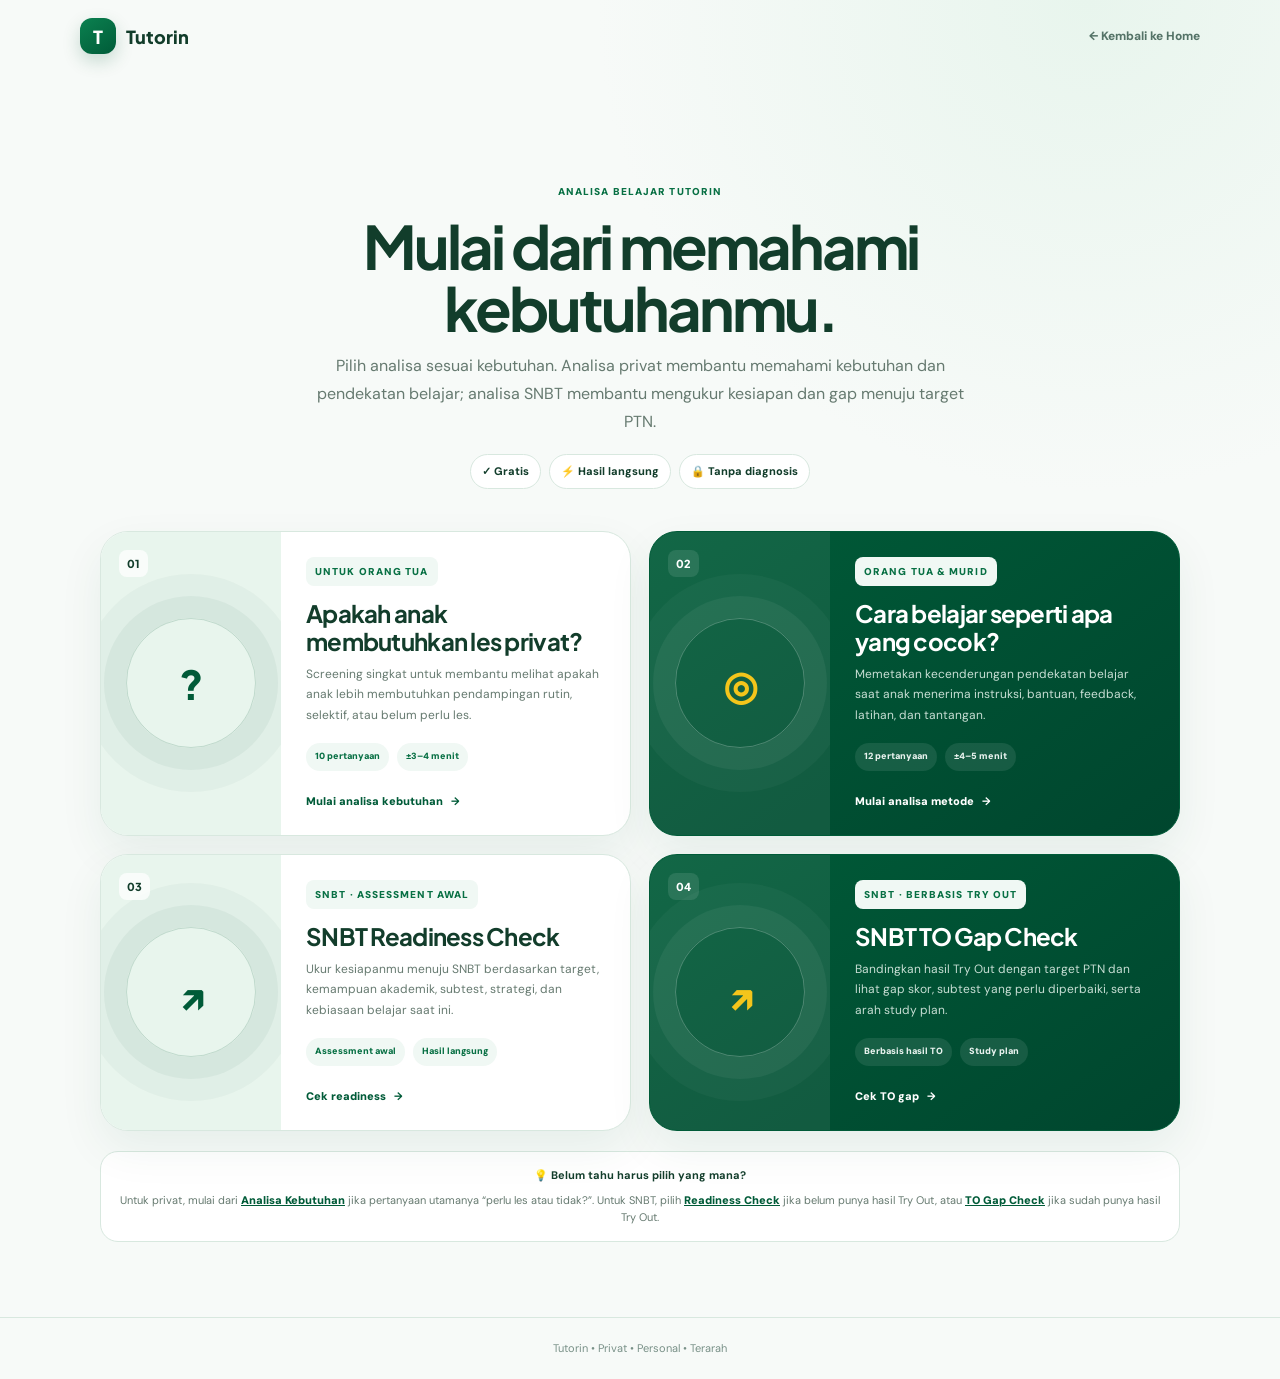
<file: assessment.html>
<!doctype html>
<html lang="id">
<head><meta charset="utf-8"><meta name="viewport" content="width=device-width,initial-scale=1,viewport-fit=cover"><meta name="theme-color" content="#005b38"><meta name="description" content="Pilih analisa belajar Tutorin untuk memahami kebutuhan, metode belajar, dan kesiapan SNBT."><title>Analisa Belajar — Tutorin</title><link rel="preconnect" href="https://fonts.googleapis.com"><link rel="preconnect" href="https://fonts.gstatic.com" crossorigin><link href="https://fonts.googleapis.com/css2?family=DM+Sans:wght@400;500;600;700&family=Plus+Jakarta+Sans:wght@600;700;800&display=swap" rel="stylesheet"><link rel="stylesheet" href="styles.css?v=20260904"></head>
<body class="assessment-hub-page">
<header class="assessment-header"><div class="assessment-head-inner"><a class="brand" href="index.html"><span class="brand-mark">T</span><span>Tutorin</span></a><a class="back-link" href="index.html">← Kembali ke Home</a></div></header>
<main class="assessment-hub"><div class="hub-intro"><span class="section-kicker">ANALISA BELAJAR TUTORIN</span><h1>Mulai dari memahami kebutuhanmu.</h1><p>Pilih analisa sesuai kebutuhan. Analisa privat membantu memahami kebutuhan dan pendekatan belajar; analisa SNBT membantu mengukur kesiapan dan gap menuju target PTN.</p><div class="hub-meta"><span>✓ Gratis</span><span>⚡ Hasil langsung</span><span>🔒 Tanpa diagnosis</span></div></div>
<div class="assessment-choice-grid">
<a class="choice-card choice-primary" href="assessment-need.html"><div class="choice-art"><span class="art-ring"></span><span class="art-number">01</span><span class="art-symbol">?</span></div><div class="choice-body"><span class="audience-label">UNTUK ORANG TUA</span><h2>Apakah anak membutuhkan les privat?</h2><p>Screening singkat untuk membantu melihat apakah anak lebih membutuhkan pendampingan rutin, selektif, atau belum perlu les.</p><div class="choice-meta"><span>10 pertanyaan</span><span>±3–4 menit</span></div><span class="choice-cta">Mulai analisa kebutuhan <b>→</b></span></div></a>
<a class="choice-card choice-dark" href="assessment-method.html"><div class="choice-art"><span class="art-ring"></span><span class="art-number">02</span><span class="art-symbol">◎</span></div><div class="choice-body"><span class="audience-label">ORANG TUA &amp; MURID</span><h2>Cara belajar seperti apa yang cocok?</h2><p>Memetakan kecenderungan pendekatan belajar saat anak menerima instruksi, bantuan, feedback, latihan, dan tantangan.</p><div class="choice-meta"><span>12 pertanyaan</span><span>±4–5 menit</span></div><span class="choice-cta">Mulai analisa metode <b>→</b></span></div></a>
<a class="choice-card choice-primary" href="https://tutorinbelajar.github.io/snbt/readiness.html" target="_blank" rel="noopener"><div class="choice-art"><span class="art-ring"></span><span class="art-number">03</span><span class="art-symbol">↗</span></div><div class="choice-body"><span class="audience-label">SNBT · ASSESSMENT AWAL</span><h2>SNBT Readiness Check</h2><p>Ukur kesiapanmu menuju SNBT berdasarkan target, kemampuan akademik, subtest, strategi, dan kebiasaan belajar saat ini.</p><div class="choice-meta"><span>Assessment awal</span><span>Hasil langsung</span></div><span class="choice-cta">Cek readiness <b>→</b></span></div></a>
<a class="choice-card choice-dark" href="https://tutorinbelajar.github.io/snbt/gap-plan.html" target="_blank" rel="noopener"><div class="choice-art"><span class="art-ring"></span><span class="art-number">04</span><span class="art-symbol">↗</span></div><div class="choice-body"><span class="audience-label">SNBT · BERBASIS TRY OUT</span><h2>SNBT TO Gap Check</h2><p>Bandingkan hasil Try Out dengan target PTN dan lihat gap skor, subtest yang perlu diperbaiki, serta arah study plan.</p><div class="choice-meta"><span>Berbasis hasil TO</span><span>Study plan</span></div><span class="choice-cta">Cek TO gap <b>→</b></span></div></a>
</div>
<div class="hub-help"><strong>💡 Belum tahu harus pilih yang mana?</strong><span>Untuk privat, mulai dari <a href="assessment-need.html">Analisa Kebutuhan</a> jika pertanyaan utamanya “perlu les atau tidak?”. Untuk SNBT, pilih <a href="https://tutorinbelajar.github.io/snbt/readiness.html" target="_blank" rel="noopener">Readiness Check</a> jika belum punya hasil Try Out, atau <a href="https://tutorinbelajar.github.io/snbt/gap-plan.html" target="_blank" rel="noopener">TO Gap Check</a> jika sudah punya hasil Try Out.</span></div>
</main><footer class="simple-footer">Tutorin • Privat • Personal • Terarah</footer><script src="app.js?v=20260904"></script></body></html>
</file>
<file: styles.css>
:root{--green:#005b38;--green-2:#087044;--green-3:#0b8150;--gold:#f4c51b;--ink:#123d2b;--muted:#667a70;--line:#d8e8df;--soft:#f0f8f4;--white:#fff;--bg:#f7faf8;--radius:24px;--shadow:0 18px 50px rgba(0,91,56,.10)}*{box-sizing:border-box}html{scroll-behavior:smooth}body{margin:0;background:var(--bg);color:var(--ink);font-family:'DM Sans',sans-serif;line-height:1.55;-webkit-font-smoothing:antialiased;text-rendering:optimizeLegibility}a{color:inherit}button,input,textarea,select{font:inherit}img{max-width:100%;height:auto}.site-header{position:sticky;top:0;z-index:50;background:rgba(255,255,255,.96);border-bottom:1px solid var(--line);backdrop-filter:blur(14px)}.header-inner,.section-wrap,.footer-inner{width:min(1120px,calc(100% - 40px));margin:auto}.header-inner{min-height:72px;display:flex;align-items:center;justify-content:space-between;gap:24px}.brand{display:inline-flex;align-items:center;gap:10px;text-decoration:none;font:800 18px 'Plus Jakarta Sans',sans-serif;color:var(--ink);white-space:nowrap}.brand-mark,.mark{width:36px;height:36px;border-radius:12px;display:grid;place-items:center;color:#fff;background:linear-gradient(145deg,var(--green-3),var(--green));box-shadow:0 7px 18px rgba(0,91,56,.2)}nav{display:flex;align-items:center;gap:4px}nav a{padding:10px 12px;text-decoration:none;font-size:13px;font-weight:800;color:#527064;border-radius:12px}nav a:hover{background:var(--soft);color:var(--green)}nav .nav-cta{background:var(--gold);color:var(--ink);padding:11px 16px;box-shadow:0 8px 18px rgba(244,197,27,.25)}.hero-section{overflow:hidden;position:relative;background:radial-gradient(circle at 88% 12%,#dff2e8 0,transparent 32%),linear-gradient(180deg,#fff 0,#f7faf8 100%);padding:72px 0 82px}.hero-grid{display:grid;grid-template-columns:minmax(0,1fr) minmax(0,1fr);align-items:center;gap:56px}.eyebrow-pill,.section-kicker,.audience-label{display:inline-flex;align-items:center;font-size:10px;font-weight:900;letter-spacing:.11em}.eyebrow-pill{gap:8px;background:var(--soft);color:var(--green-2);border:1px solid #dcefe5;padding:8px 11px;border-radius:99px}.dot{width:7px;height:7px;border-radius:50%;background:var(--gold)}h1,h2,h3{font-family:'Plus Jakarta Sans',sans-serif}h1,h2,h3,p{overflow-wrap:break-word}.hero-copy h1{font-size:clamp(42px,5vw,68px);line-height:1.02;letter-spacing:-.055em;margin:17px 0}.hero-lead{max-width:640px;color:var(--muted);font-size:17px;line-height:1.75;margin:0}.hero-actions{display:flex;align-items:center;gap:14px;flex-wrap:wrap;margin-top:28px}.primary-btn,.secondary-btn{display:inline-flex;align-items:center;justify-content:center;min-height:48px;padding:13px 18px;border-radius:14px;text-decoration:none;font-weight:900;font-size:13px;transition:transform .2s,box-shadow .2s}.primary-btn{background:var(--gold);color:var(--ink);box-shadow:0 10px 24px rgba(244,197,27,.28)}.primary-btn:hover{transform:translateY(-2px);box-shadow:0 14px 28px rgba(244,197,27,.34)}.secondary-btn{background:#fff;border:1px solid var(--line)}.text-link{font-size:13px;font-weight:900;text-decoration:none;color:var(--green)}.btn-lg{padding:15px 21px}.hero-trust{margin-top:16px;color:#7a8c83;font-size:11px;font-weight:700}.hero-trust i{font-style:normal;margin:0 7px;color:#b3c2bb}.hero-visual{min-height:410px;position:relative;display:grid;place-items:center}.orb{position:absolute;border-radius:50%;pointer-events:none}.orb-a{width:330px;height:330px;background:#e1f3e9;right:2%;top:4%}.orb-b{width:180px;height:180px;background:#fff1b4;left:2%;bottom:3%}.report-window{position:relative;z-index:2;width:min(430px,88%);background:#fff;border:1px solid #dceae2;border-radius:28px;padding:23px;box-shadow:0 30px 70px rgba(0,70,42,.16);transform:rotate(1.5deg)}.report-top,.report-score,.report-lines div{display:flex;justify-content:space-between;align-items:center;gap:10px}.report-top{font-size:9px;font-weight:900;letter-spacing:.12em;color:var(--green-2);padding-bottom:15px;border-bottom:1px solid var(--line)}.report-top small{font-size:10px;color:#84948d;letter-spacing:0}.report-score{padding:20px 0 14px}.report-score .muted{display:block;font-size:10px;color:#809088;margin-bottom:4px}.report-score strong{font:800 19px 'Plus Jakarta Sans'}.score-chip{background:var(--soft);color:var(--green);padding:9px 11px;border-radius:12px;font-weight:900;white-space:nowrap}.mini-chart{height:88px;background:linear-gradient(180deg,#f3f9f6,#fff);border:1px solid var(--line);border-radius:15px;display:flex;align-items:end;gap:9px;padding:12px 16px}.mini-chart span{display:block;flex:1;border-radius:6px 6px 3px 3px;background:linear-gradient(180deg,var(--green-3),var(--green))}.report-lines{padding-top:12px}.report-lines div{padding:9px 0;border-bottom:1px solid #edf3ef;font-size:11px}.report-lines span{color:#70847a}.report-lines b{font-size:10px}.report-footer{margin-top:13px;background:var(--green);color:#d8e9e2;border-radius:12px;padding:11px;font-size:10px}.report-footer b{color:#fff}.floating-card{position:absolute;z-index:3;display:flex;align-items:center;gap:10px;background:#fff;border:1px solid var(--line);border-radius:17px;padding:12px 14px;box-shadow:0 15px 35px rgba(0,60,38,.12)}.floating-card small,.floating-card strong{display:block}.floating-card small{font-size:9px;color:#82928b}.floating-card strong{font-size:11px}.tutor-card{top:7%;right:-2px}.parent-card{left:-2px;bottom:7%}.avatar,.parent-icon{width:34px;height:34px;border-radius:11px;display:grid;place-items:center;background:var(--soft);color:var(--green);font-weight:900;flex:none}.verified{color:var(--green-2);font-weight:900}.parent-icon{background:#fff5c9}.section{padding:82px 0}.section-heading{margin-bottom:30px}.section-heading h2{font-size:clamp(31px,4vw,47px);line-height:1.08;letter-spacing:-.045em;margin:10px 0}.section-heading p{max-width:660px;color:var(--muted);line-height:1.7;margin:0}.split-heading{display:flex;justify-content:space-between;gap:50px;align-items:end}.split-heading>p{max-width:390px}.centered{text-align:center}.centered p{margin:auto}.section-kicker{color:var(--green-2)}.parent-problem-strip{background:var(--green);color:#fff}.problem-grid{display:grid;grid-template-columns:repeat(3,minmax(0,1fr));padding:22px 0;gap:18px}.problem-grid>div{display:flex;align-items:flex-start;gap:12px;padding:8px 14px;border-right:1px solid rgba(255,255,255,.15);min-width:0}.problem-grid>div:last-child{border:0}.problem-icon{width:34px;height:34px;flex:none;border-radius:11px;background:rgba(255,255,255,.12);display:grid;place-items:center;color:var(--gold);font-weight:900}.problem-grid strong,.problem-grid span{display:block}.problem-grid strong{font-size:12px}.problem-grid div>div span{font-size:10px;color:#bcd5ca;margin-top:2px}.program-bento{display:grid;grid-template-columns:1.15fr .85fr .85fr;gap:16px}.program-card{min-height:230px;background:#fff;border:1px solid var(--line);border-radius:var(--radius);padding:25px;box-shadow:0 12px 30px rgba(0,91,56,.055);transition:.2s;position:relative;overflow:hidden}.program-card:hover,.feature-panel:hover,.assessment-card:hover,.choice-card:hover,.price-card:hover{transform:translateY(-4px);box-shadow:var(--shadow)}.program-card.large{grid-row:span 2;background:linear-gradient(145deg,var(--green),#00462e);color:#fff}.program-card.wide{grid-column:span 2;min-height:180px}.program-icon,.feature-index,.assessment-number{font:800 12px 'Plus Jakarta Sans';color:var(--green-2);background:var(--soft);display:grid;place-items:center;width:37px;height:37px;border-radius:12px}.program-card.large .program-icon{background:rgba(255,255,255,.12);color:var(--gold)}.program-card h3{font-size:23px;line-height:1.15;margin:25px 0 8px}.program-card p{font-size:12px;line-height:1.65;color:var(--muted);max-width:430px}.program-card.large p{color:#c8ded5}.program-tags{display:flex;flex-wrap:wrap;gap:6px;margin-top:20px}.program-tags span,.tutor-pills span{font-size:9px;font-weight:900;padding:7px 9px;border-radius:99px;background:var(--soft);color:var(--green-2)}.program-card.large .program-tags span{background:rgba(255,255,255,.11);color:#e5f0eb}.feature-section{background:#edf6f1}.features-grid{display:grid;grid-template-columns:1.2fr .9fr .9fr;gap:16px}.feature-panel{background:#fff;border:1px solid var(--line);border-radius:var(--radius);padding:25px;transition:.2s;min-width:0}.feature-panel h3{font-size:21px;line-height:1.2;margin:25px 0 8px}.feature-panel p{color:var(--muted);font-size:12px;line-height:1.7}.feature-index{width:auto;height:auto;display:inline-flex;padding:8px 10px}.feature-visual{height:185px;border-radius:20px;background:linear-gradient(145deg,#004d31,#087044);position:relative;overflow:hidden;display:grid;place-items:center}.pulse{width:120px;height:120px;border-radius:50%;border:1px solid rgba(255,255,255,.25);box-shadow:0 0 0 24px rgba(255,255,255,.04),0 0 0 50px rgba(255,255,255,.03)}.brain-core{position:absolute;width:65px;height:65px;border-radius:20px;display:grid;place-items:center;background:var(--gold);color:var(--green);font-size:30px;font-weight:900}.bubble{position:absolute;padding:7px 9px;border-radius:99px;background:rgba(255,255,255,.13);color:#fff;font-size:9px;font-weight:800}.b1{top:22px;left:25px}.b2{right:18px;top:64px}.b3{bottom:20px;left:50px}.campus-stack{min-height:185px;display:flex;flex-wrap:wrap;align-content:center;justify-content:center;gap:9px;background:var(--soft);border-radius:20px}.campus-stack span{background:#fff;border:1px solid var(--line);border-radius:14px;padding:12px 13px;font:800 11px 'Plus Jakarta Sans';box-shadow:0 8px 18px rgba(0,91,56,.05)}.report-preview{min-height:185px;padding:17px;background:#f8fbf9;border:1px solid var(--line);border-radius:20px}.report-row{display:flex;justify-content:space-between;align-items:center;padding:11px 4px;border-bottom:1px solid #e5eee9;font-size:10px;gap:8px}.report-row b{color:var(--green-2)}.arrow-link{display:inline-block;color:var(--green);font-size:11px;font-weight:900;text-decoration:none;margin-top:10px}.process-section{background:#fff}.timeline{max-width:850px;display:grid;gap:0;margin:auto}.timeline-step{display:grid;grid-template-columns:55px minmax(0,1fr);gap:18px;padding:22px 0;border-bottom:1px solid var(--line)}.timeline-step>span{width:42px;height:42px;border-radius:14px;background:var(--green);color:var(--gold);display:grid;place-items:center;font:800 11px 'Plus Jakarta Sans'}.timeline-step h3{margin:2px 0 5px;font-size:17px}.timeline-step p{margin:0;color:var(--muted);font-size:12px}.tutor-section{background:var(--green);color:#fff}.tutor-banner{display:grid;grid-template-columns:1.1fr .9fr;gap:55px;align-items:center}.light{color:var(--gold)}.tutor-banner h2{font-size:clamp(32px,4vw,48px);line-height:1.08;letter-spacing:-.04em;margin:11px 0}.tutor-banner p{color:#bdd5cb;max-width:650px;font-size:13px;line-height:1.75}.tutor-pills{display:flex;flex-wrap:wrap;gap:9px;justify-content:center}.tutor-pills span{background:rgba(255,255,255,.1);color:#e8f2ee;border:1px solid rgba(255,255,255,.12);padding:11px 13px}.pricing-grid{display:grid;grid-template-columns:repeat(3,minmax(0,1fr));gap:16px}.price-card{position:relative;background:#fff;border:1px solid var(--line);border-radius:var(--radius);padding:28px;box-shadow:0 12px 30px rgba(0,91,56,.05);transition:.2s}.price-card.popular{border:2px solid var(--gold);box-shadow:0 20px 45px rgba(244,197,27,.15)}.popular-badge{position:absolute;right:18px;top:17px;background:var(--gold);border-radius:99px;padding:6px 8px;font-size:8px;font-weight:900}.price-top{display:flex;justify-content:space-between;align-items:start;gap:10px}.price-top span{font-size:10px;font-weight:900;letter-spacing:.12em;color:var(--green-2)}.price-top strong{font:800 48px 'Plus Jakarta Sans';letter-spacing:-.06em}.price-top strong span{font-size:18px}.price-card p{color:var(--muted);font-size:12px;line-height:1.7;min-height:58px}.price-card>a{color:var(--green);font-size:11px;font-weight:900;text-decoration:none}.assessment-section{background:#edf6f1}.assessment-header{display:flex;justify-content:space-between;gap:30px;align-items:end;margin-bottom:28px}.assessment-header h2{font-size:clamp(32px,4vw,48px);line-height:1.08;letter-spacing:-.045em;margin:10px 0}.assessment-header p{max-width:690px;color:var(--muted);font-size:13px}.assessment-time{white-space:nowrap;background:#fff;border:1px solid var(--line);padding:10px 13px;border-radius:99px;font-size:10px;font-weight:900}.assessment-grid{display:grid;grid-template-columns:repeat(2,minmax(0,1fr));gap:16px}.assessment-card{background:#fff;border:1px solid var(--line);border-radius:var(--radius);padding:28px;transition:.2s;display:flex;flex-direction:column;min-height:360px;min-width:0}.dark-card{background:linear-gradient(145deg,var(--green),#00462e);border-color:var(--green);color:#fff}.assessment-number{margin-bottom:22px}.dark-card .assessment-number{background:rgba(255,255,255,.1);color:var(--gold)}.audience-label{background:var(--soft);color:var(--green-2);padding:7px 9px;border-radius:8px;width:max-content}.dark-card .audience-label{background:rgba(255,255,255,.1);color:#e1eee9}.assessment-card h3{font-size:27px;line-height:1.15;margin:15px 0 10px}.assessment-card p{font-size:13px;line-height:1.7;color:var(--muted)}.dark-card p{color:#c7ded4}.assessment-bottom{display:flex;align-items:center;justify-content:space-between;gap:12px;margin-top:auto;padding-top:22px}.assessment-bottom>span{font-size:10px;color:#75877f;font-weight:800}.dark-card .assessment-bottom>span{color:#c7ded4}.light-btn{background:#fff;color:var(--green)}.assessment-hub-page{min-height:100vh;background:radial-gradient(circle at 85% 0,#e8f5ed,transparent 28%),var(--bg)}.assessment-header{padding:0 20px}.assessment-head-inner{width:min(1120px,100%);min-height:72px;margin:auto;display:flex;align-items:center;justify-content:space-between;gap:20px}.back-link{font-size:12px;font-weight:800;color:#547367;text-decoration:none}.assessment-hub{width:min(1080px,calc(100% - 40px));margin:auto;padding:78px 0 75px}.hub-intro{text-align:center;max-width:760px;margin:0 auto 42px}.hub-intro h1{font-size:clamp(40px,5.5vw,60px);line-height:1.04;letter-spacing:-.05em;margin:12px 0}.hub-intro p{color:var(--muted);max-width:680px;margin:0 auto;line-height:1.75}.hub-meta{display:flex;justify-content:center;flex-wrap:wrap;gap:8px;margin-top:18px}.hub-meta span{background:#fff;border:1px solid var(--line);padding:8px 11px;border-radius:99px;font-size:11px;font-weight:800}.assessment-choice-grid{display:grid;grid-template-columns:repeat(2,minmax(0,1fr));gap:18px}.choice-card{display:grid;grid-template-columns:180px minmax(0,1fr);background:#fff;border:1px solid var(--line);border-radius:28px;overflow:hidden;box-shadow:0 18px 45px rgba(0,91,56,.07);text-decoration:none;transition:.2s;min-width:0}.choice-dark{background:linear-gradient(145deg,var(--green),#00462e);color:#fff;border-color:var(--green)}.choice-art{position:relative;min-height:100%;background:#e8f5ed;display:flex;align-items:center;justify-content:center;overflow:hidden}.choice-dark .choice-art{background:rgba(255,255,255,.07)}.art-ring{width:130px;height:130px;border-radius:50%;border:1px solid rgba(0,91,56,.18);box-shadow:0 0 0 22px rgba(0,91,56,.05),0 0 0 44px rgba(0,91,56,.035)}.choice-dark .art-ring{border-color:rgba(255,255,255,.25);box-shadow:0 0 0 22px rgba(255,255,255,.05),0 0 0 44px rgba(255,255,255,.03)}.art-number{position:absolute;top:18px;left:18px;font:800 11px 'Plus Jakarta Sans';background:rgba(255,255,255,.75);padding:7px 8px;border-radius:8px}.choice-dark .art-number{background:rgba(255,255,255,.1);color:#fff}.art-symbol{position:absolute;font:800 40px 'Plus Jakarta Sans';color:var(--green)}.choice-dark .art-symbol{color:var(--gold)}.choice-body{padding:25px;display:flex;flex-direction:column;min-width:0}.choice-body h2{font-size:24px;line-height:1.18;letter-spacing:-.03em;margin:13px 0 8px}.choice-body p{font-size:12px;line-height:1.7;color:var(--muted);margin:0}.choice-dark .choice-body p{color:#c7ded4}.choice-meta{display:flex;flex-wrap:wrap;gap:8px;margin-top:18px}.choice-meta span{font-size:9px;font-weight:900;padding:7px 9px;border-radius:99px;background:var(--soft);color:var(--green-2)}.choice-dark .choice-meta span{background:rgba(255,255,255,.09);color:#e8f2ee}.choice-cta{margin-top:auto;padding-top:22px;font-size:11px;font-weight:900;color:var(--green)}.choice-dark .choice-cta{color:#fff}.choice-cta b{margin-left:5px}.hub-help{margin:20px auto 0;background:#fff;border:1px solid var(--line);border-radius:18px;padding:15px 18px;display:flex;align-items:center;gap:8px;justify-content:center;flex-wrap:wrap;text-align:center;font-size:11px;color:var(--muted)}.hub-help strong{color:var(--ink)}.hub-help a{color:var(--green);font-weight:900}.simple-footer{padding:22px 20px;border-top:1px solid var(--line);text-align:center;color:#789087;font-size:11px}.top{height:66px;background:#fffffff0;border-bottom:1px solid var(--line);display:flex;align-items:center;position:sticky;top:0;z-index:20;backdrop-filter:blur(14px)}.top .wrap{display:flex;align-items:center;justify-content:space-between;gap:20px}.main{padding:38px 0 90px}.wrap{width:min(820px,calc(100% - 28px));margin:auto}.intro{text-align:center;max-width:700px;margin:0 auto 25px}.k{display:inline-flex;background:#e8f5ed;color:var(--green-2);padding:7px 11px;border-radius:99px;font-size:10px;font-weight:900;letter-spacing:.1em}.intro h1{font:800 clamp(34px,6vw,52px)/1.06 'Plus Jakarta Sans';letter-spacing:-.05em;margin:14px 0 12px}.intro p{color:var(--muted);line-height:1.7}.meta{display:flex;justify-content:center;gap:7px;flex-wrap:wrap;margin-top:15px}.meta span{background:#fff;border:1px solid var(--line);border-radius:99px;padding:8px 11px;font-size:11px;font-weight:800}.card{background:#fff;border:1px solid var(--line);border-radius:27px;padding:28px;box-shadow:0 22px 55px rgba(0,91,56,.06)}.progress-wrap{display:flex;align-items:center;gap:13px}.progress{height:9px;flex:1;background:#e5f0e9;border-radius:99px;overflow:hidden}.progress i{display:block;height:100%;background:linear-gradient(90deg,var(--green-2),var(--green-3));border-radius:99px;width:0;transition:width .3s ease}.progress-pct{font-size:12px;font-weight:900;color:var(--green-2);min-width:38px;text-align:right}.row{display:flex;justify-content:space-between;gap:12px;color:#7a8b84;font-size:11px;margin:9px 0 27px}.qk{display:inline-flex;background:var(--soft);color:var(--green-2);padding:6px 9px;border-radius:8px;font-size:10px;font-weight:900;letter-spacing:.08em}.card h2{font:800 clamp(25px,5vw,35px)/1.18 'Plus Jakarta Sans';letter-spacing:-.035em;margin:11px 0 8px}.help{color:var(--muted);font-size:13px;margin:0}.opts{display:grid;gap:10px;margin-top:21px}.opt{width:100%;border:1px solid #d2e2d9;background:#fff;border-radius:17px;padding:17px 18px;text-align:left;font:600 14px/1.45 'DM Sans';color:#244b3a;cursor:pointer;transition:.18s;display:flex;align-items:flex-start;gap:13px}.opt:before{content:'';width:20px;height:20px;border:2px solid #c7d9cf;border-radius:50%;flex:none;margin-top:1px;transition:.18s}.opt:hover{border-color:#8bbba0;background:#f6fbf8;transform:translateY(-1px)}.opt.sel{background:#eaf6ee;border-color:var(--green-2);box-shadow:0 0 0 3px rgba(8,112,68,.07)}.opt.sel:before{border:6px solid var(--green-2)}.actions{display:flex;justify-content:space-between;gap:10px;margin-top:23px}.btn{border:0;border-radius:14px;padding:14px 18px;font-weight:900;cursor:pointer;font-family:inherit}.sec{background:#edf5f0;color:#35614e}.pri{background:var(--gold);color:var(--ink);box-shadow:0 8px 20px rgba(244,197,27,.19)}.btn:disabled{opacity:.38;cursor:not-allowed}.hide{display:none!important}.result{text-align:center}.result-score{width:118px;height:118px;border-radius:50%;margin:0 auto 20px;background:conic-gradient(var(--green-2) 0 82%,#e2eee7 82% 100%);display:grid;place-items:center;position:relative}.result-score:after{content:'';position:absolute;inset:9px;background:#fff;border-radius:50%}.result-score strong{position:relative;z-index:1;font:800 26px 'Plus Jakarta Sans'}.result h1{font:800 clamp(30px,6vw,46px)/1.08 'Plus Jakarta Sans';letter-spacing:-.045em;margin:8px 0}.result-lead{color:var(--muted);line-height:1.7;max-width:650px;margin:auto}.result-grid{display:grid;grid-template-columns:repeat(2,minmax(0,1fr));gap:14px;text-align:left;margin-top:24px}.panel{background:#fff;border:1px solid var(--line);border-radius:21px;padding:21px;box-shadow:0 12px 30px rgba(0,91,56,.03)}.panel.accent{background:linear-gradient(145deg,var(--green),#00452d);color:#fff}.panel h3{font:800 17px 'Plus Jakarta Sans';margin:0 0 8px}.panel p{color:var(--muted);line-height:1.65;font-size:13px}.panel.accent p{color:#c7ded4}.tags,.protocol{display:flex;flex-wrap:wrap;gap:7px}.tag,.protocol span{background:#eaf6ee;color:#256044;border-radius:99px;padding:7px 9px;font-size:10px;font-weight:800}.actions-result{display:flex;gap:10px;margin-top:18px}.actions-result a{flex:1;min-height:48px;border-radius:14px;display:flex;align-items:center;justify-content:center;text-decoration:none;font-weight:900;font-size:13px}.wa{background:var(--gold);color:var(--ink)}.home{background:#edf5f0;color:#35614e}@media(max-width:900px){.hero-grid{gap:38px}.program-bento,.features-grid{grid-template-columns:1fr 1fr}.program-card.large{grid-row:auto;grid-column:span 2}.program-card.wide{grid-column:span 2}.tutor-banner{grid-template-columns:1fr;gap:28px}.assessment-choice-grid{grid-template-columns:1fr}.choice-card{grid-template-columns:150px minmax(0,1fr)}}@media(max-width:720px){.header-inner,.section-wrap,.footer-inner{width:min(100% - 28px,640px)}.site-header nav{gap:2px}.site-header nav a:not(.nav-cta){display:none}.site-header nav .nav-cta{padding:10px 13px}.hero-section{padding:48px 0 55px}.hero-grid{grid-template-columns:1fr;gap:28px}.hero-copy h1{font-size:clamp(38px,11vw,54px);max-width:620px}.hero-lead{font-size:15px;line-height:1.65}.hero-actions{margin-top:22px}.hero-actions .primary-btn{width:100%}.hero-actions .text-link{display:inline-block;width:100%;text-align:center;padding:8px}.hero-visual{min-height:330px}.report-window{width:min(100%,390px);padding:17px;border-radius:22px}.report-score{padding:15px 0 10px}.report-score strong{font-size:16px}.report-lines div{font-size:10px}.floating-card{padding:10px 11px}.tutor-card{top:2%;right:-2px}.parent-card{left:-2px;bottom:2%}.orb-a{width:250px;height:250px}.orb-b{width:130px;height:130px}.section{padding:62px 0}.section-heading{margin-bottom:24px}.split-heading{display:block}.split-heading>p{margin-top:16px;max-width:none}.section-heading h2{font-size:34px}.problem-grid{grid-template-columns:1fr;gap:0;padding:10px 0}.problem-grid>div{border-right:0;border-bottom:1px solid rgba(255,255,255,.15);padding:13px 0}.problem-grid>div:last-child{border-bottom:0}.program-bento,.features-grid,.pricing-grid,.assessment-grid,.result-grid{grid-template-columns:1fr}.program-card.large,.program-card.wide{grid-column:auto;grid-row:auto;min-height:210px}.feature-panel{padding:20px}.feature-visual,.campus-stack,.report-preview{min-height:165px;height:auto}.timeline-step{grid-template-columns:44px minmax(0,1fr);gap:13px;padding:18px 0}.timeline-step>span{width:38px;height:38px}.assessment-header{display:block}.assessment-time{display:inline-flex;margin-top:12px}.assessment-card{padding:22px;min-height:0}.assessment-bottom{align-items:stretch;flex-direction:column}.assessment-bottom .primary-btn{width:100%}.assessment-hub{width:min(100% - 28px,640px);padding:48px 0 55px}.hub-intro{margin-bottom:28px}.hub-intro h1{font-size:40px}.choice-card{grid-template-columns:1fr}.choice-art{min-height:150px;padding:28px}.choice-body{padding:22px}.choice-body h2{font-size:23px}.top .wrap{width:min(100% - 28px,640px)}.main{padding:28px 0 70px}.card{padding:19px;border-radius:21px}.intro h1{font-size:35px}.opt{padding:15px;font-size:13px}.actions{position:sticky;bottom:7px;padding-top:10px;background:rgba(247,250,248,.95);z-index:5}.actions .btn{flex:1}.actions-result{flex-direction:column}.actions-result a{width:100%}.row{margin-bottom:20px}.qk{margin-top:2px}}@media(max-width:420px){.header-inner{min-height:64px}.brand{font-size:17px}.brand-mark{width:34px;height:34px}.hero-section{padding-top:38px}.eyebrow-pill{font-size:9px}.hero-copy h1{font-size:39px}.hero-lead{font-size:14px}.hero-visual{min-height:275px}.report-window{width:100%;transform:none}.tutor-card,.parent-card{transform:scale(.88);transform-origin:center}.tutor-card{right:-12px}.parent-card{left:-12px}.section{padding:54px 0}.section-heading h2{font-size:30px}.program-card,.feature-panel,.assessment-card,.price-card{padding:19px;border-radius:20px}.program-card h3{font-size:21px}.price-top strong{font-size:42px}.choice-art{min-height:132px}.art-ring{width:105px;height:105px}.hub-intro h1{font-size:35px}.hub-meta{gap:6px}.hub-meta span{font-size:10px}.simple-footer{font-size:10px}}
</file>
